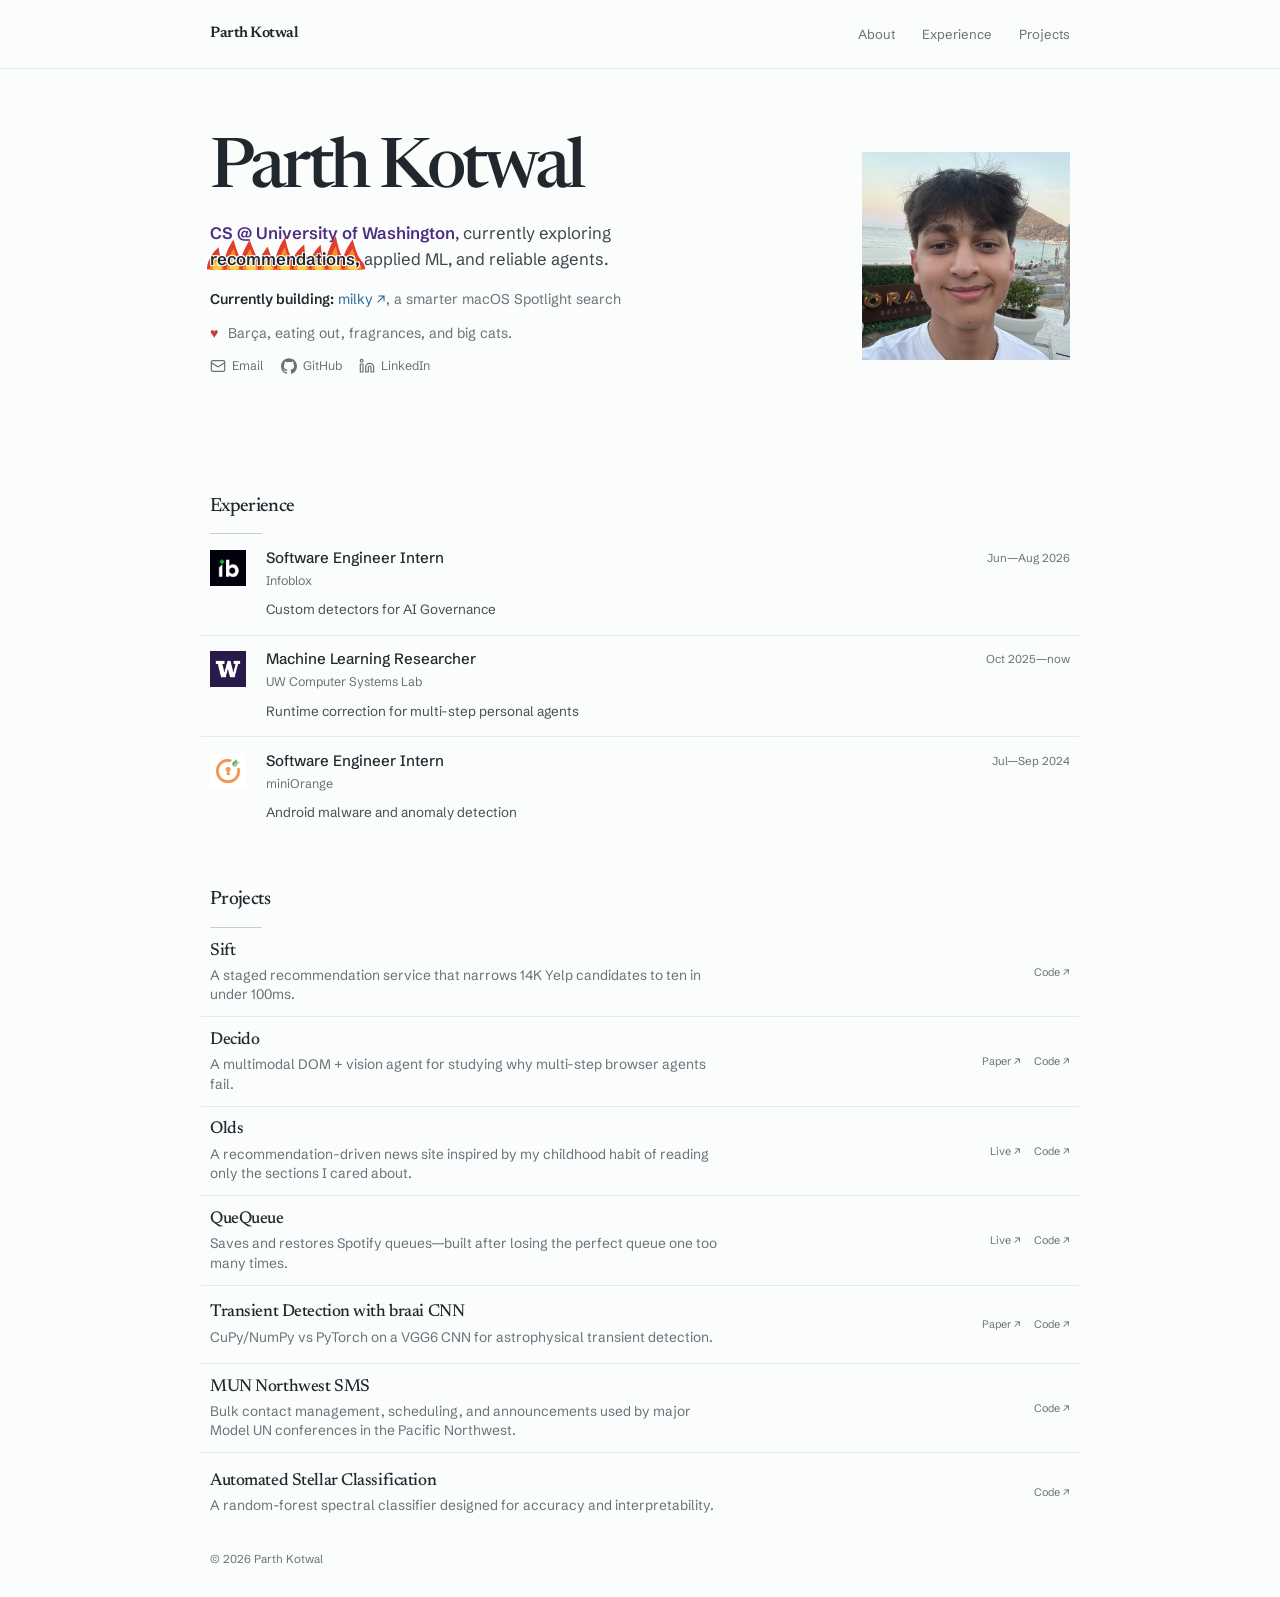
<file: index.html>
<!DOCTYPE html>
<html lang="en">
<head>
    <!-- Google tag (gtag.js) -->
    <script async src="https://www.googletagmanager.com/gtag/js?id=G-CFHDT3PS2L"></script>
    <script>
      window.dataLayer = window.dataLayer || [];
      function gtag(){dataLayer.push(arguments);}
      gtag('js', new Date());
      gtag('config', 'G-CFHDT3PS2L');
    </script>
    <meta charset="UTF-8">
    <meta name="viewport" content="width=device-width, initial-scale=1.0">
    <meta name="description" content="Parth Kotwal — Computer Science at the University of Washington, exploring recommendations, applied ML, and reliable agents.">
    <link rel="canonical" href="https://parthkotwal.github.io/">
    <link rel="alternate" type="text/markdown" href="https://parthkotwal.github.io/portfolio.md" title="Parth Kotwal portfolio in Markdown">
    <meta property="og:type" content="website">
    <meta property="og:url" content="https://parthkotwal.github.io/">
    <meta property="og:image" content="https://parthkotwal.github.io/assets/headshot.jpeg">
    <meta property="og:title" content="Parth Kotwal | Portfolio">
    <meta property="og:description" content="Computer Science at the University of Washington, exploring recommendations, applied ML, and reliable agents.">
    <meta name="google-site-verification" content="SK5qAjTas4qST5e6Gf-IcqtOwrXVS4PAndkJHELZr-A">
    <title>Parth Kotwal</title>
    <link rel="icon" type="image/png" sizes="32x32" href="/assets/chicken-favicon-32.png">
    <link rel="icon" type="image/png" sizes="16x16" href="/assets/chicken-favicon-16.png">
    <link rel="shortcut icon" type="image/x-icon" href="/assets/chicken-favicon.ico">
    <link rel="apple-touch-icon" sizes="180x180" href="/apple-touch-icon.png">
    <link rel="preconnect" href="https://fonts.googleapis.com">
    <link rel="preconnect" href="https://fonts.gstatic.com" crossorigin>
    <link href="https://fonts.googleapis.com/css2?family=Newsreader:opsz,wght@6..72,400;6..72,500;6..72,600&amp;family=Schibsted+Grotesk:wght@400;500;600&amp;display=swap" rel="stylesheet">
    <link rel="stylesheet" href="assets/home.css">
</head>
<body>
    <a class="skip-link" href="#main-content">Skip to content</a>

    <header class="site-header">
        <nav class="nav-shell" aria-label="Primary navigation">
            <a class="identity" href="#about" aria-label="Parth Kotwal, back to introduction">
                <span>Parth Kotwal</span>
            </a>
            <div class="nav-links">
                <a href="#about">About</a>
                <a href="#experience">Experience</a>
                <a href="#projects">Projects</a>
            </div>
        </nav>
    </header>

    <main id="main-content">
        <section id="about" class="intro" aria-labelledby="intro-title">
            <div class="intro-copy">
                <h1 id="intro-title">Parth Kotwal</h1>
                <p class="intro-lede">
                    <span class="uw">CS @ University of Washington</span>, currently exploring
                    <span class="fire-text" data-fire-text>recommendations,<span class="fire-layer" aria-hidden="true"></span></span> applied ML, and reliable agents.
                </p>

                <p class="building-line"><strong>Currently building:</strong> <a href="https://github.com/parthkotwal/milky" target="_blank" rel="noreferrer">milky ↗</a>, a smarter macOS Spotlight search</p>

                <!-- Animation ideas for the interests stay intentionally deferred. -->
                <p class="personal-line"><span aria-hidden="true">♥</span> Barça, eating out, fragrances, and big cats.</p>

                <div class="contact-links" aria-label="Contact and profiles">
                    <a href="mailto:pkotwal@uw.edu">
                        <svg viewBox="0 0 24 24" aria-hidden="true"><rect width="20" height="16" x="2" y="4" rx="2"></rect><path d="m22 7-8.97 5.7a1.94 1.94 0 0 1-2.06 0L2 7"></path></svg>
                        <span>Email</span>
                    </a>
                    <a href="https://github.com/parthkotwal/" target="_blank" rel="noreferrer">
                        <svg class="fill-icon" viewBox="0 0 24 24" aria-hidden="true"><path d="M12 .297c-6.63 0-12 5.373-12 12 0 5.303 3.438 9.8 8.205 11.385.6.113.82-.258.82-.577 0-.285-.01-1.04-.015-2.04-3.338.724-4.042-1.61-4.042-1.61C4.422 18.07 3.633 17.7 3.633 17.7c-1.087-.744.084-.729.084-.729 1.205.084 1.838 1.236 1.838 1.236 1.07 1.835 2.809 1.305 3.495.998.108-.776.417-1.305.76-1.605-2.665-.3-5.466-1.332-5.466-5.93 0-1.31.465-2.38 1.235-3.22-.135-.303-.54-1.523.105-3.176 0 0 1.005-.322 3.3 1.23.96-.267 1.98-.399 3-.405 1.02.006 2.04.138 3 .405 2.28-1.552 3.285-1.23 3.285-1.23.645 1.653.24 2.873.12 3.176.765.84 1.23 1.91 1.23 3.22 0 4.61-2.805 5.625-5.475 5.92.42.36.81 1.096.81 2.22 0 1.606-.015 2.896-.015 3.286 0 .315.21.69.825.57C20.565 22.092 24 17.592 24 12.297c0-6.627-5.373-12-12-12"></path></svg>
                        <span>GitHub</span>
                    </a>
                    <a href="https://www.linkedin.com/in/parthkotwal/" target="_blank" rel="noreferrer">
                        <svg viewBox="0 0 24 24" aria-hidden="true"><path d="M16 8a6 6 0 0 1 6 6v7h-4v-7a2 2 0 0 0-2-2 2 2 0 0 0-2 2v7h-4v-7a6 6 0 0 1 6-6z"></path><rect width="4" height="12" x="2" y="9"></rect><circle cx="4" cy="4" r="2"></circle></svg>
                        <span>LinkedIn</span>
                    </a>
                </div>
            </div>

            <figure class="portrait-wrap">
                <img src="assets/headshot.jpeg" alt="Parth Kotwal" width="240" height="240" decoding="async">
            </figure>
        </section>

        <section id="experience" class="section-block" aria-labelledby="experience-title">
            <div class="section-heading"><h2 id="experience-title">Experience</h2></div>
            <ol class="work-list">
                <li class="work-row">
                    <img class="work-logo" src="assets/infoblox.jpeg" alt="" width="36" height="36" loading="lazy" decoding="async">
                    <div class="work-copy"><h3>Software Engineer Intern</h3><p class="work-company">Infoblox</p><p class="work-description">Custom detectors for AI Governance</p></div>
                    <time datetime="2026-06/2026-08">Jun—Aug 2026</time>
                </li>
                <li class="work-row">
                    <img class="work-logo" src="assets/uw.jpeg" alt="" width="36" height="36" loading="lazy" decoding="async">
                    <div class="work-copy"><h3>Machine Learning Researcher</h3><p class="work-company">UW Computer Systems Lab</p><p class="work-description">Runtime correction for multi-step personal agents</p></div>
                    <time datetime="2025-10">Oct 2025—now</time>
                </li>
                <li class="work-row">
                    <img class="work-logo" src="assets/miniorange.jpeg" alt="" width="36" height="36" loading="lazy" decoding="async">
                    <div class="work-copy"><h3>Software Engineer Intern</h3><p class="work-company">miniOrange</p><p class="work-description">Android malware and anomaly detection</p></div>
                    <time datetime="2024-07/2024-09">Jul—Sep 2024</time>
                </li>
            </ol>
        </section>

        <section id="projects" class="section-block" aria-labelledby="projects-title">
            <div class="section-heading"><h2 id="projects-title">Projects</h2></div>
            <div class="project-list">
                <article class="project-row">
                    <a class="project-main" href="sift/"><h3>Sift</h3><p>A staged recommendation service that narrows 14K Yelp candidates to ten in under 100ms.</p></a>
                    <div class="project-actions"><a href="https://github.com/parthkotwal/sift" target="_blank" rel="noreferrer">Code ↗</a></div>
                </article>
                <article class="project-row">
                    <a class="project-main" href="decido/"><h3>Decido</h3><p>A multimodal DOM + vision agent for studying why multi-step browser agents fail.</p></a>
                    <div class="project-actions"><a href="https://arxiv.org/abs/2604.08516" target="_blank" rel="noreferrer">Paper ↗</a><a href="https://github.com/parthkotwal/decido" target="_blank" rel="noreferrer">Code ↗</a></div>
                </article>
                <article class="project-row">
                    <a class="project-main" href="olds/"><h3>Olds</h3><p>A recommendation-driven news site inspired by my childhood habit of reading only the sections I cared about.</p></a>
                    <div class="project-actions"><a href="https://readolds.fyi" target="_blank" rel="noreferrer">Live ↗</a><a href="https://github.com/parthkotwal/olds" target="_blank" rel="noreferrer">Code ↗</a></div>
                </article>
                <article class="project-row">
                    <a class="project-main" href="quequeue/"><h3>QueQueue</h3><p>Saves and restores Spotify queues—built after losing the perfect queue one too many times.</p></a>
                    <div class="project-actions"><a href="https://quequeue.app" target="_blank" rel="noreferrer">Live ↗</a><a href="https://github.com/parthkotwal/quequeue" target="_blank" rel="noreferrer">Code ↗</a></div>
                </article>
                <article class="project-row">
                    <a class="project-main" href="braai-cnn/"><h3>Transient Detection with braai CNN</h3><p>CuPy/NumPy vs PyTorch on a VGG6 CNN for astrophysical transient detection.</p></a>
                    <div class="project-actions"><a href="https://arxiv.org/abs/1907.11259" target="_blank" rel="noreferrer">Paper ↗</a><a href="https://github.com/parthkotwal/braai-cnn" target="_blank" rel="noreferrer">Code ↗</a></div>
                </article>
                <article class="project-row">
                    <a class="project-main" href="sms/"><h3>MUN Northwest SMS</h3><p>Bulk contact management, scheduling, and announcements used by major Model UN conferences in the Pacific Northwest.</p></a>
                    <div class="project-actions"><a href="https://github.com/parthkotwal/munnorthwest_sms" target="_blank" rel="noreferrer">Code ↗</a></div>
                </article>
                <article class="project-row">
                    <a class="project-main" href="star-class-forest/"><h3>Automated Stellar Classification</h3><p>A random-forest spectral classifier designed for accuracy and interpretability.</p></a>
                    <div class="project-actions"><a href="https://github.com/parthkotwal/Star-Class-Forest" target="_blank" rel="noreferrer">Code ↗</a></div>
                </article>
            </div>
        </section>

    </main>

    <footer>
        <p>© 2026 Parth Kotwal</p>
    </footer>
    <script src="assets/home.js"></script>
</body>
</html>
</file>
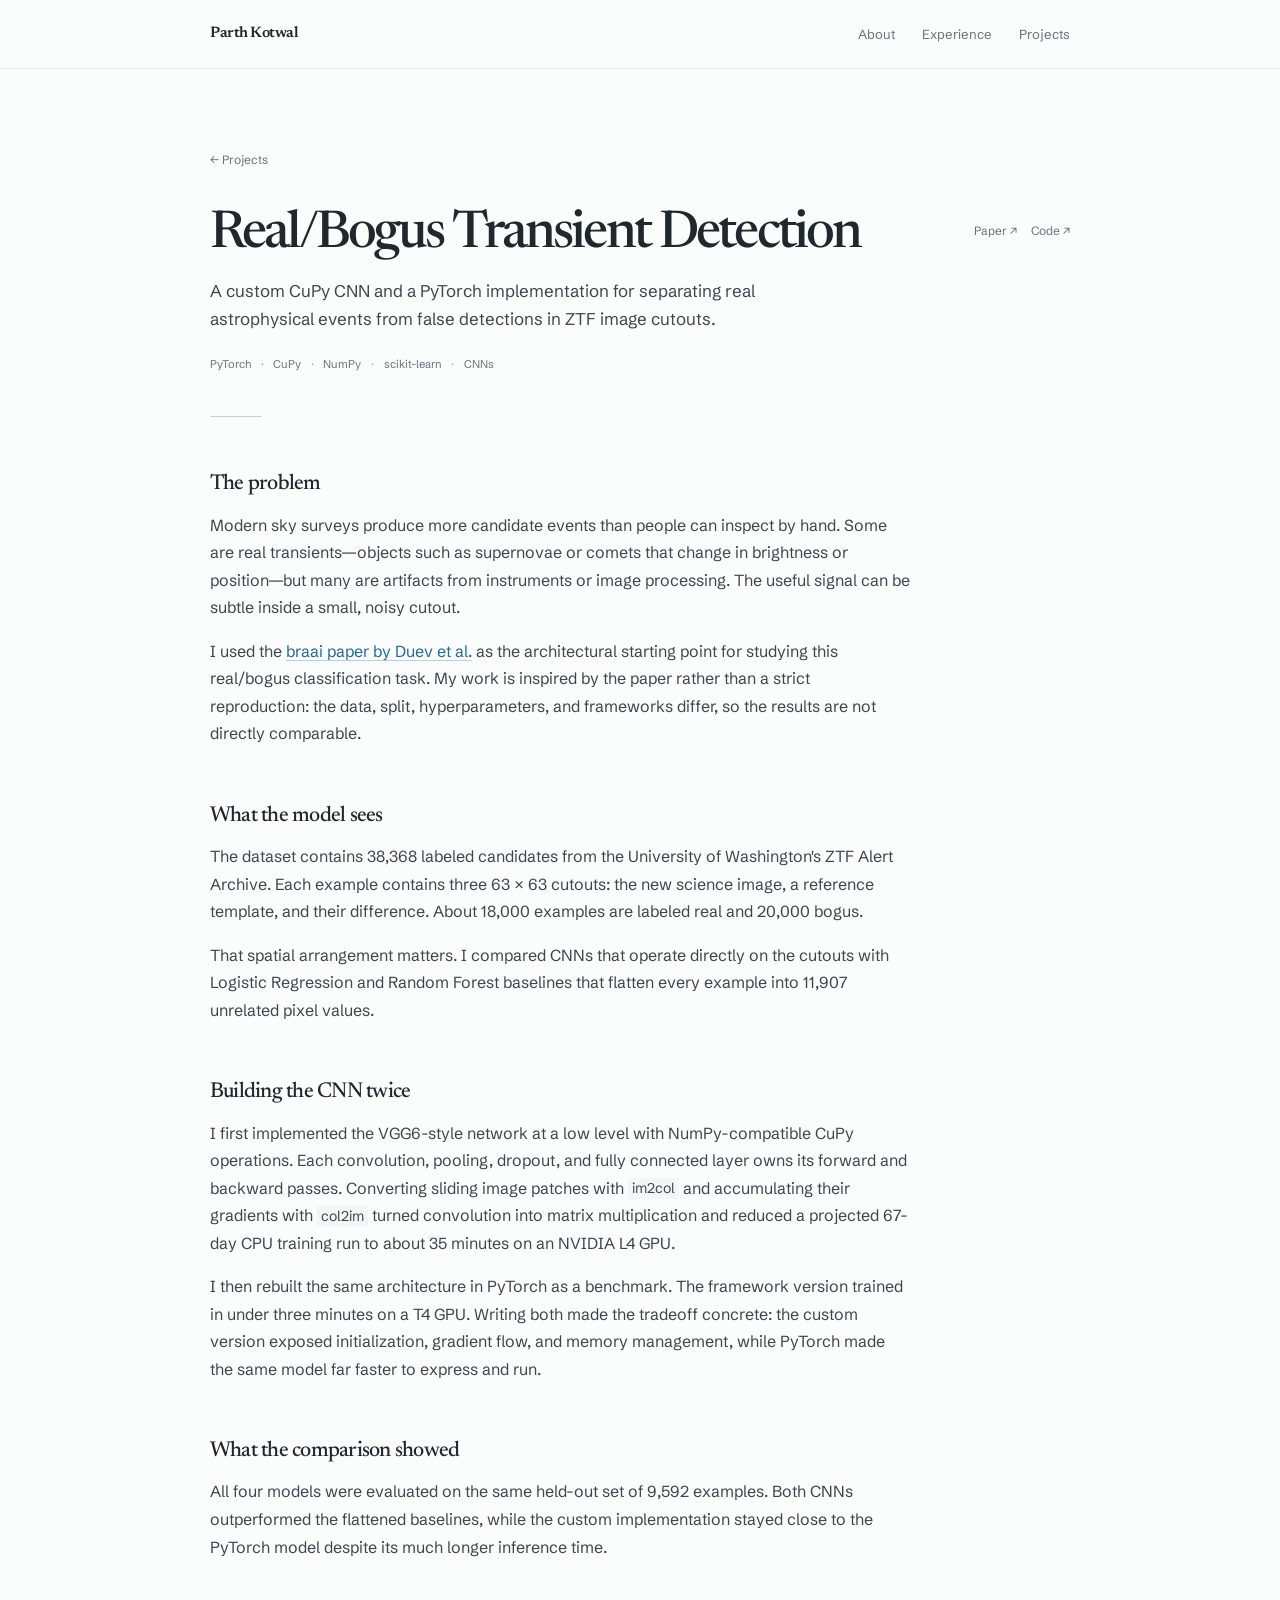
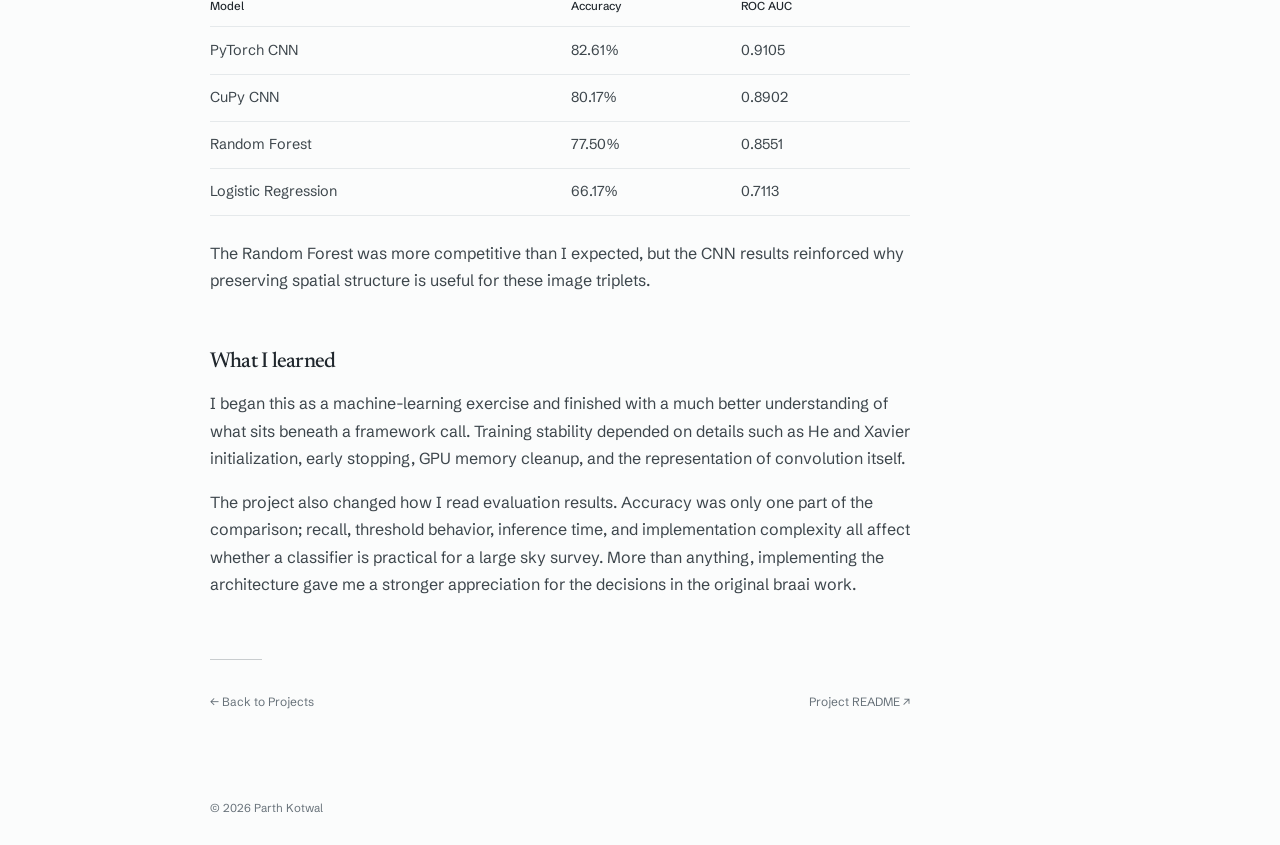
<file: braai-cnn/index.html>
<!DOCTYPE html>
<html lang="en">
<head>
    <!-- Google tag (gtag.js) -->
    <script async src="https://www.googletagmanager.com/gtag/js?id=G-CFHDT3PS2L"></script>
    <script>
      window.dataLayer = window.dataLayer || [];
      function gtag(){dataLayer.push(arguments);}
      gtag('js', new Date());
      gtag('config', 'G-CFHDT3PS2L');
    </script>
    <meta charset="UTF-8">
    <meta name="viewport" content="width=device-width, initial-scale=1.0">
    <meta name="description" content="Parth Kotwal's comparison of custom CuPy and PyTorch CNNs for real/bogus transient detection in ZTF imaging data.">
    <meta property="og:title" content="Real/Bogus Transient Detection | Parth Kotwal">
    <meta property="og:description" content="Implementing and comparing CNNs for real/bogus classification in ZTF imaging data.">
    <meta property="og:type" content="article">
    <meta property="og:url" content="https://parthkotwal.github.io/braai-cnn/">
    <link rel="canonical" href="https://parthkotwal.github.io/braai-cnn/">
    <title>Real/Bogus Transient Detection | Parth Kotwal</title>
    <link rel="icon" type="image/png" sizes="32x32" href="/assets/chicken-favicon-32.png">
    <link rel="icon" type="image/png" sizes="16x16" href="/assets/chicken-favicon-16.png">
    <link rel="shortcut icon" type="image/x-icon" href="/assets/chicken-favicon.ico">
    <link rel="apple-touch-icon" sizes="180x180" href="/apple-touch-icon.png">
    <link rel="preconnect" href="https://fonts.googleapis.com">
    <link rel="preconnect" href="https://fonts.gstatic.com" crossorigin>
    <link href="https://fonts.googleapis.com/css2?family=Newsreader:opsz,wght@6..72,400;6..72,500;6..72,600&amp;family=Schibsted+Grotesk:wght@400;500;600&amp;display=swap" rel="stylesheet">
    <link rel="stylesheet" href="../assets/project.css?v=20260904">
</head>
<body>
    <a class="skip-link" href="#project-note">Skip to project</a>
    <header class="site-header">
        <nav class="nav-shell" aria-label="Primary navigation">
            <a class="identity" href="../">Parth Kotwal</a>
            <div class="nav-links"><a href="../#about">About</a><a href="../#experience">Experience</a><a href="../#projects">Projects</a></div>
        </nav>
    </header>

    <main id="project-note" class="project-shell">
        <a class="back-link" href="../#projects">← Projects</a>
        <article>
            <header class="project-hero">
                <div class="project-title-row">
                    <div><h1 class="long-title">Real/Bogus Transient Detection</h1><p class="project-deck">A custom CuPy CNN and a PyTorch implementation for separating real astrophysical events from false detections in ZTF image cutouts.</p></div>
                    <div class="project-actions"><a href="https://arxiv.org/abs/1907.11259" target="_blank" rel="noopener noreferrer">Paper ↗</a><a href="https://github.com/parthkotwal/braai-cnn" target="_blank" rel="noopener noreferrer">Code ↗</a></div>
                </div>
                <ul class="project-tech" aria-label="Technologies used"><li>PyTorch</li><li>CuPy</li><li>NumPy</li><li>scikit-learn</li><li>CNNs</li></ul>
            </header>

            <div class="project-copy">
                <section aria-labelledby="why-heading">
                    <h2 id="why-heading">The problem</h2>
                    <p>Modern sky surveys produce more candidate events than people can inspect by hand. Some are real transients—objects such as supernovae or comets that change in brightness or position—but many are artifacts from instruments or image processing. The useful signal can be subtle inside a small, noisy cutout.</p>
                    <p>I used the <a href="https://arxiv.org/abs/1907.11259" target="_blank" rel="noopener noreferrer">braai paper by Duev et al.</a> as the architectural starting point for studying this real/bogus classification task. My work is inspired by the paper rather than a strict reproduction: the data, split, hyperparameters, and frameworks differ, so the results are not directly comparable.</p>
                </section>

                <section aria-labelledby="data-heading">
                    <h2 id="data-heading">What the model sees</h2>
                    <p>The dataset contains 38,368 labeled candidates from the University of Washington's ZTF Alert Archive. Each example contains three 63 × 63 cutouts: the new science image, a reference template, and their difference. About 18,000 examples are labeled real and 20,000 bogus.</p>
                    <p>That spatial arrangement matters. I compared CNNs that operate directly on the cutouts with Logistic Regression and Random Forest baselines that flatten every example into 11,907 unrelated pixel values.</p>
                </section>

                <section aria-labelledby="twice-heading">
                    <h2 id="twice-heading">Building the CNN twice</h2>
                    <p>I first implemented the VGG6-style network at a low level with NumPy-compatible CuPy operations. Each convolution, pooling, dropout, and fully connected layer owns its forward and backward passes. Converting sliding image patches with <code>im2col</code> and accumulating their gradients with <code>col2im</code> turned convolution into matrix multiplication and reduced a projected 67-day CPU training run to about 35 minutes on an NVIDIA L4 GPU.</p>
                    <p>I then rebuilt the same architecture in PyTorch as a benchmark. The framework version trained in under three minutes on a T4 GPU. Writing both made the tradeoff concrete: the custom version exposed initialization, gradient flow, and memory management, while PyTorch made the same model far faster to express and run.</p>
                </section>

                <section aria-labelledby="results-heading">
                    <h2 id="results-heading">What the comparison showed</h2>
                    <p>All four models were evaluated on the same held-out set of 9,592 examples. Both CNNs outperformed the flattened baselines, while the custom implementation stayed close to the PyTorch model despite its much longer inference time.</p>

                    <div class="table-wrap">
                        <table aria-label="Model evaluation results">
                            <thead>
                                <tr>
                                    <th scope="col">Model</th>
                                    <th scope="col">Accuracy</th>
                                    <th scope="col">ROC AUC</th>
                                </tr>
                            </thead>
                            <tbody>
                                <tr>
                                    <td>PyTorch CNN</td>
                                    <td>82.61%</td>
                                    <td>0.9105</td>
                                </tr>
                                <tr>
                                    <td>CuPy CNN</td>
                                    <td>80.17%</td>
                                    <td>0.8902</td>
                                </tr>
                                <tr>
                                    <td>Random Forest</td>
                                    <td>77.50%</td>
                                    <td>0.8551</td>
                                </tr>
                                <tr>
                                    <td>Logistic Regression</td>
                                    <td>66.17%</td>
                                    <td>0.7113</td>
                                </tr>
                            </tbody>
                        </table>
                    </div>

                    <p>The Random Forest was more competitive than I expected, but the CNN results reinforced why preserving spatial structure is useful for these image triplets.</p>
                </section>

                <section aria-labelledby="learned-heading">
                    <h2 id="learned-heading">What I learned</h2>
                    <p>I began this as a machine-learning exercise and finished with a much better understanding of what sits beneath a framework call. Training stability depended on details such as He and Xavier initialization, early stopping, GPU memory cleanup, and the representation of convolution itself.</p>
                    <p>The project also changed how I read evaluation results. Accuracy was only one part of the comparison; recall, threshold behavior, inference time, and implementation complexity all affect whether a classifier is practical for a large sky survey. More than anything, implementing the architecture gave me a stronger appreciation for the decisions in the original braai work.</p>
                </section>
            </div>

            <footer class="project-footer"><a href="../#projects">← Back to Projects</a><a href="https://github.com/parthkotwal/braai-cnn#readme" target="_blank" rel="noopener noreferrer">Project README ↗</a></footer>
        </article>
    </main>
    <footer class="site-footer"><p>© 2026 Parth Kotwal</p></footer>
</body>
</html>
</file>
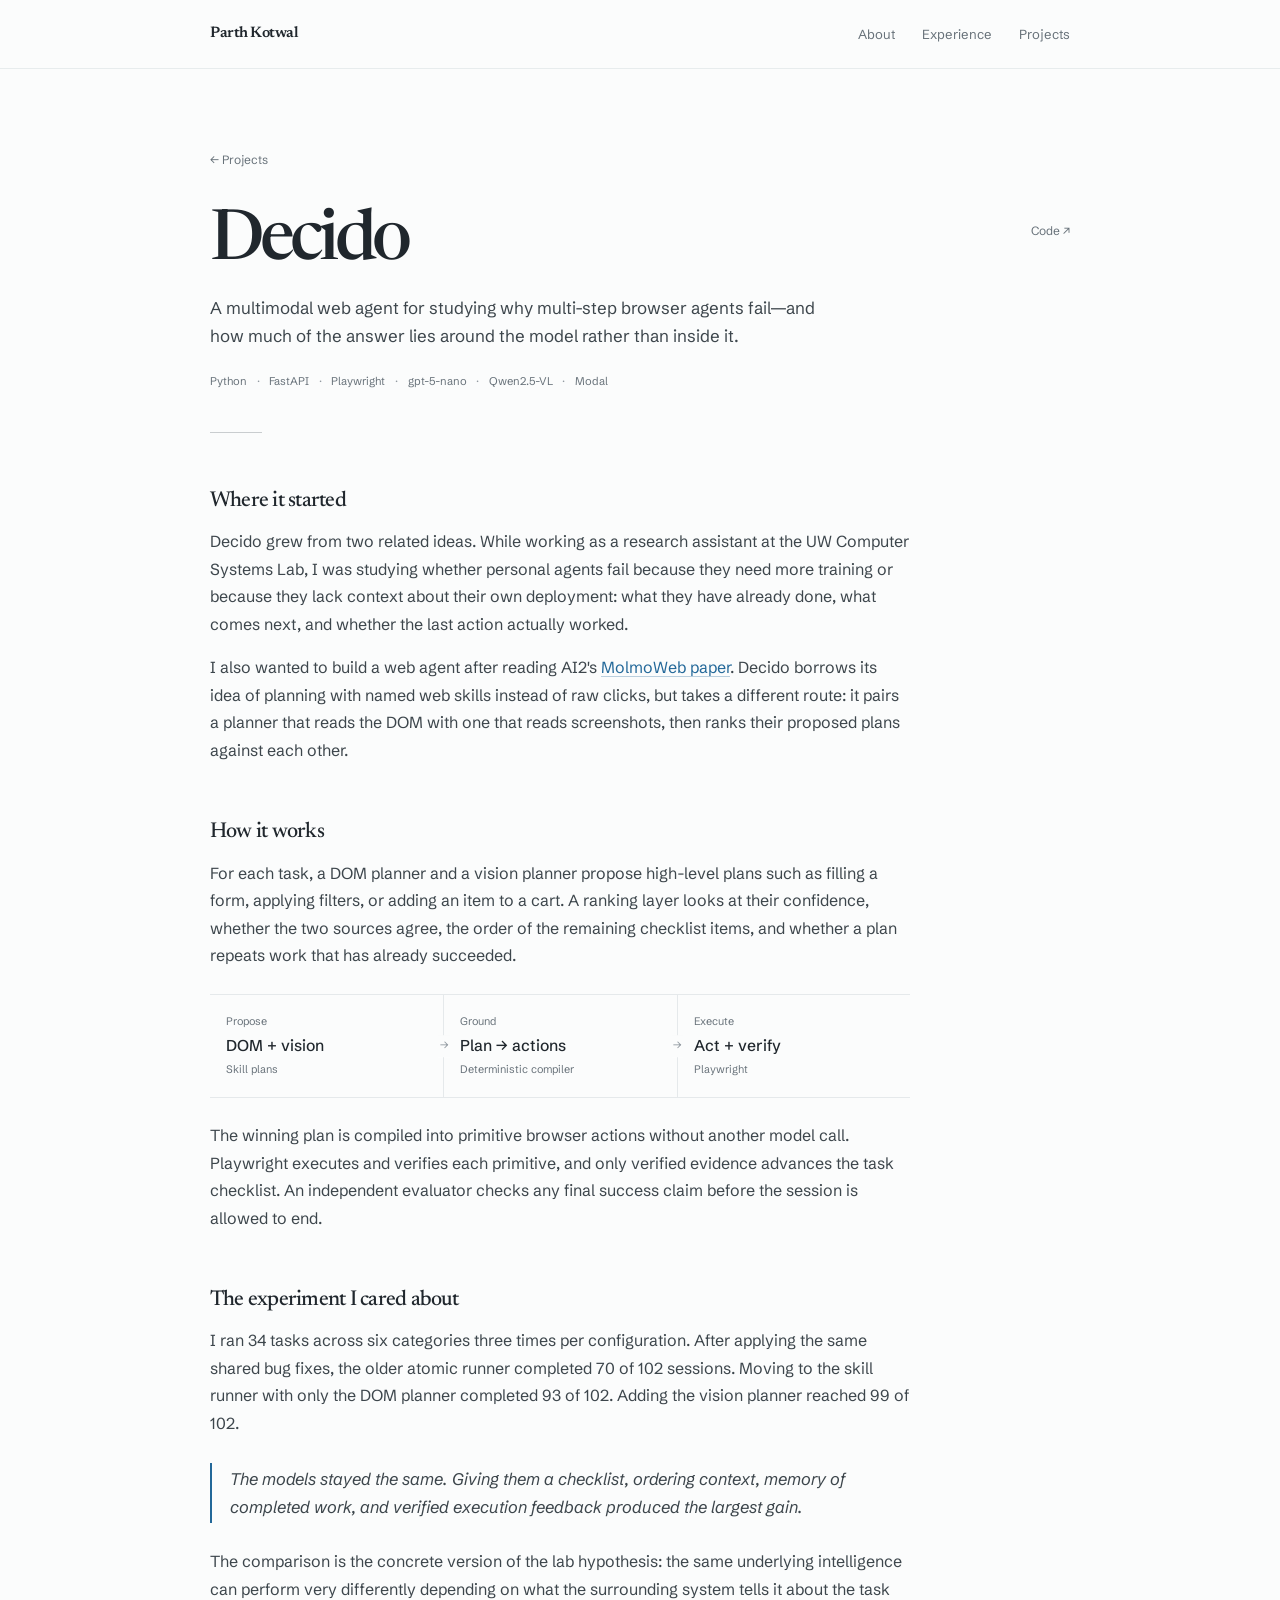
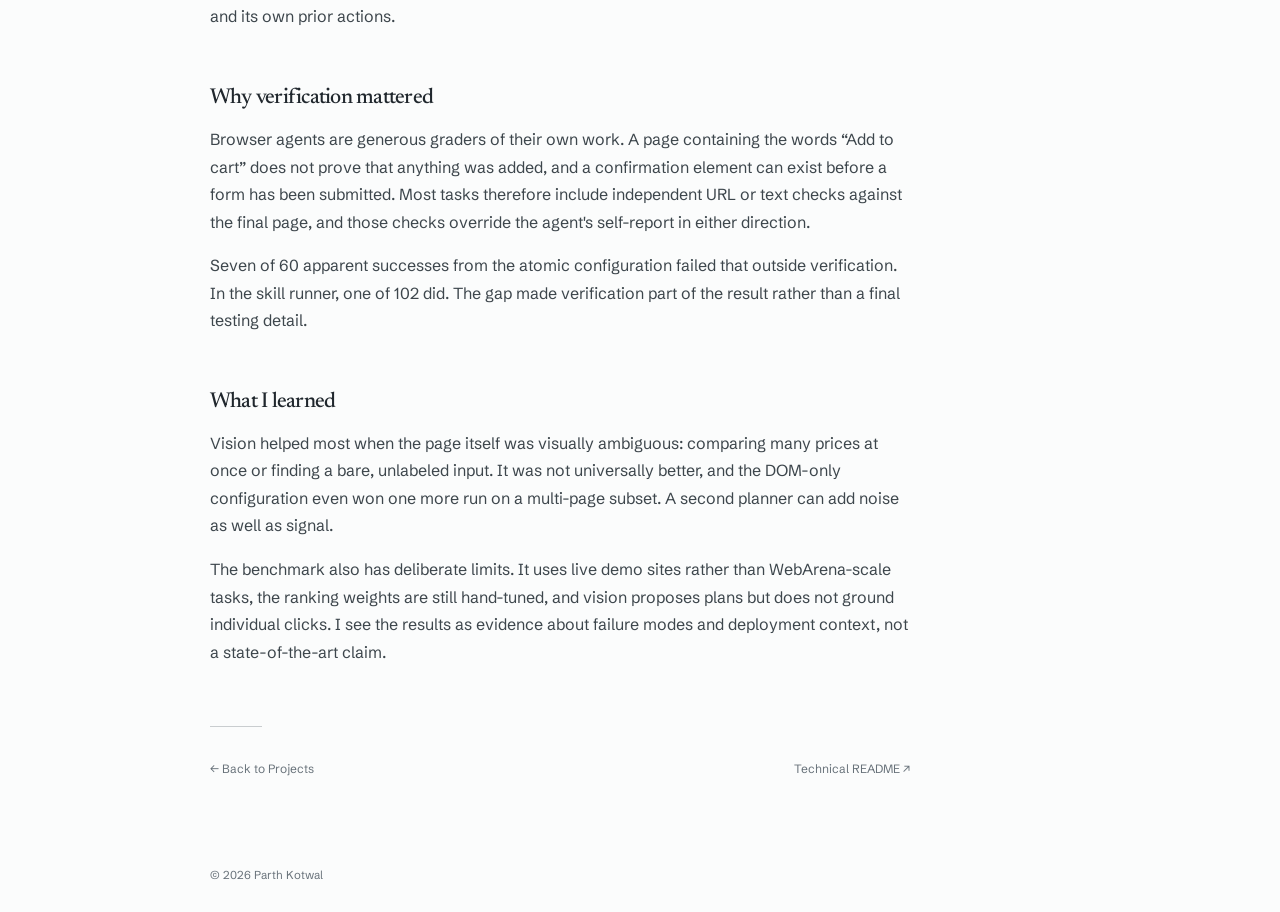
<file: decido/index.html>
<!DOCTYPE html>
<html lang="en">
<head>
    <!-- Google tag (gtag.js) -->
    <script async src="https://www.googletagmanager.com/gtag/js?id=G-CFHDT3PS2L"></script>
    <script>
      window.dataLayer = window.dataLayer || [];
      function gtag(){dataLayer.push(arguments);}
      gtag('js', new Date());
      gtag('config', 'G-CFHDT3PS2L');
    </script>
    <meta charset="UTF-8">
    <meta name="viewport" content="width=device-width, initial-scale=1.0">
    <meta name="description" content="Decido is Parth Kotwal's multimodal web agent for studying how planning structure, execution context, and verification affect multi-step browser tasks.">
    <meta property="og:title" content="Decido | Parth Kotwal">
    <meta property="og:description" content="A multimodal web agent built to study why multi-step browser agents fail.">
    <meta property="og:type" content="article">
    <meta property="og:url" content="https://parthkotwal.github.io/decido/">
    <link rel="canonical" href="https://parthkotwal.github.io/decido/">
    <title>Decido | Parth Kotwal</title>
    <link rel="icon" type="image/png" sizes="32x32" href="/assets/chicken-favicon-32.png">
    <link rel="icon" type="image/png" sizes="16x16" href="/assets/chicken-favicon-16.png">
    <link rel="shortcut icon" type="image/x-icon" href="/assets/chicken-favicon.ico">
    <link rel="apple-touch-icon" sizes="180x180" href="/apple-touch-icon.png">
    <link rel="preconnect" href="https://fonts.googleapis.com">
    <link rel="preconnect" href="https://fonts.gstatic.com" crossorigin>
    <link href="https://fonts.googleapis.com/css2?family=Newsreader:opsz,wght@6..72,400;6..72,500;6..72,600&amp;family=Schibsted+Grotesk:wght@400;500;600&amp;display=swap" rel="stylesheet">
    <link rel="stylesheet" href="../assets/project.css?v=20260904">
</head>
<body>
    <a class="skip-link" href="#project-note">Skip to project</a>
    <header class="site-header">
        <nav class="nav-shell" aria-label="Primary navigation">
            <a class="identity" href="../">Parth Kotwal</a>
            <div class="nav-links"><a href="../#about">About</a><a href="../#experience">Experience</a><a href="../#projects">Projects</a></div>
        </nav>
    </header>

    <main id="project-note" class="project-shell">
        <a class="back-link" href="../#projects">← Projects</a>
        <article>
            <header class="project-hero">
                <div class="project-title-row">
                    <div><h1>Decido</h1><p class="project-deck">A multimodal web agent for studying why multi-step browser agents fail—and how much of the answer lies around the model rather than inside it.</p></div>
                    <div class="project-actions"><a href="https://github.com/parthkotwal/decido" target="_blank" rel="noopener noreferrer">Code ↗</a></div>
                </div>
                <ul class="project-tech" aria-label="Technologies used"><li>Python</li><li>FastAPI</li><li>Playwright</li><li>gpt-5-nano</li><li>Qwen2.5-VL</li><li>Modal</li></ul>
            </header>

            <div class="project-copy">
                <section aria-labelledby="origin-heading">
                    <h2 id="origin-heading">Where it started</h2>
                    <p>Decido grew from two related ideas. While working as a research assistant at the UW Computer Systems Lab, I was studying whether personal agents fail because they need more training or because they lack context about their own deployment: what they have already done, what comes next, and whether the last action actually worked.</p>
                    <p>I also wanted to build a web agent after reading AI2's <a href="https://arxiv.org/abs/2604.08516" target="_blank" rel="noopener noreferrer">MolmoWeb paper</a>. Decido borrows its idea of planning with named web skills instead of raw clicks, but takes a different route: it pairs a planner that reads the DOM with one that reads screenshots, then ranks their proposed plans against each other.</p>
                </section>

                <section aria-labelledby="works-heading">
                    <h2 id="works-heading">How it works</h2>
                    <p>For each task, a DOM planner and a vision planner propose high-level plans such as filling a form, applying filters, or adding an item to a cart. A ranking layer looks at their confidence, whether the two sources agree, the order of the remaining checklist items, and whether a plan repeats work that has already succeeded.</p>
                    <div class="project-flow" aria-label="Decido browser-agent loop">
                        <div class="project-flow-step"><span>Propose</span><strong>DOM + vision</strong><small>Skill plans</small></div>
                        <div class="project-flow-step"><span>Ground</span><strong>Plan → actions</strong><small>Deterministic compiler</small></div>
                        <div class="project-flow-step"><span>Execute</span><strong>Act + verify</strong><small>Playwright</small></div>
                    </div>
                    <p>The winning plan is compiled into primitive browser actions without another model call. Playwright executes and verifies each primitive, and only verified evidence advances the task checklist. An independent evaluator checks any final success claim before the session is allowed to end.</p>
                </section>

                <section aria-labelledby="experiment-heading">
                    <h2 id="experiment-heading">The experiment I cared about</h2>
                    <p>I ran 34 tasks across six categories three times per configuration. After applying the same shared bug fixes, the older atomic runner completed 70 of 102 sessions. Moving to the skill runner with only the DOM planner completed 93 of 102. Adding the vision planner reached 99 of 102.</p>
                    <blockquote>The models stayed the same. Giving them a checklist, ordering context, memory of completed work, and verified execution feedback produced the largest gain.</blockquote>
                    <p>The comparison is the concrete version of the lab hypothesis: the same underlying intelligence can perform very differently depending on what the surrounding system tells it about the task and its own prior actions.</p>
                </section>

                <section aria-labelledby="verification-heading">
                    <h2 id="verification-heading">Why verification mattered</h2>
                    <p>Browser agents are generous graders of their own work. A page containing the words “Add to cart” does not prove that anything was added, and a confirmation element can exist before a form has been submitted. Most tasks therefore include independent URL or text checks against the final page, and those checks override the agent's self-report in either direction.</p>
                    <p>Seven of 60 apparent successes from the atomic configuration failed that outside verification. In the skill runner, one of 102 did. The gap made verification part of the result rather than a final testing detail.</p>
                </section>

                <section aria-labelledby="learned-heading">
                    <h2 id="learned-heading">What I learned</h2>
                    <p>Vision helped most when the page itself was visually ambiguous: comparing many prices at once or finding a bare, unlabeled input. It was not universally better, and the DOM-only configuration even won one more run on a multi-page subset. A second planner can add noise as well as signal.</p>
                    <p>The benchmark also has deliberate limits. It uses live demo sites rather than WebArena-scale tasks, the ranking weights are still hand-tuned, and vision proposes plans but does not ground individual clicks. I see the results as evidence about failure modes and deployment context, not a state-of-the-art claim.</p>
                </section>
            </div>

            <footer class="project-footer"><a href="../#projects">← Back to Projects</a><a href="https://github.com/parthkotwal/decido#readme" target="_blank" rel="noopener noreferrer">Technical README ↗</a></footer>
        </article>
    </main>
    <footer class="site-footer"><p>© 2026 Parth Kotwal</p></footer>
</body>
</html>
</file>
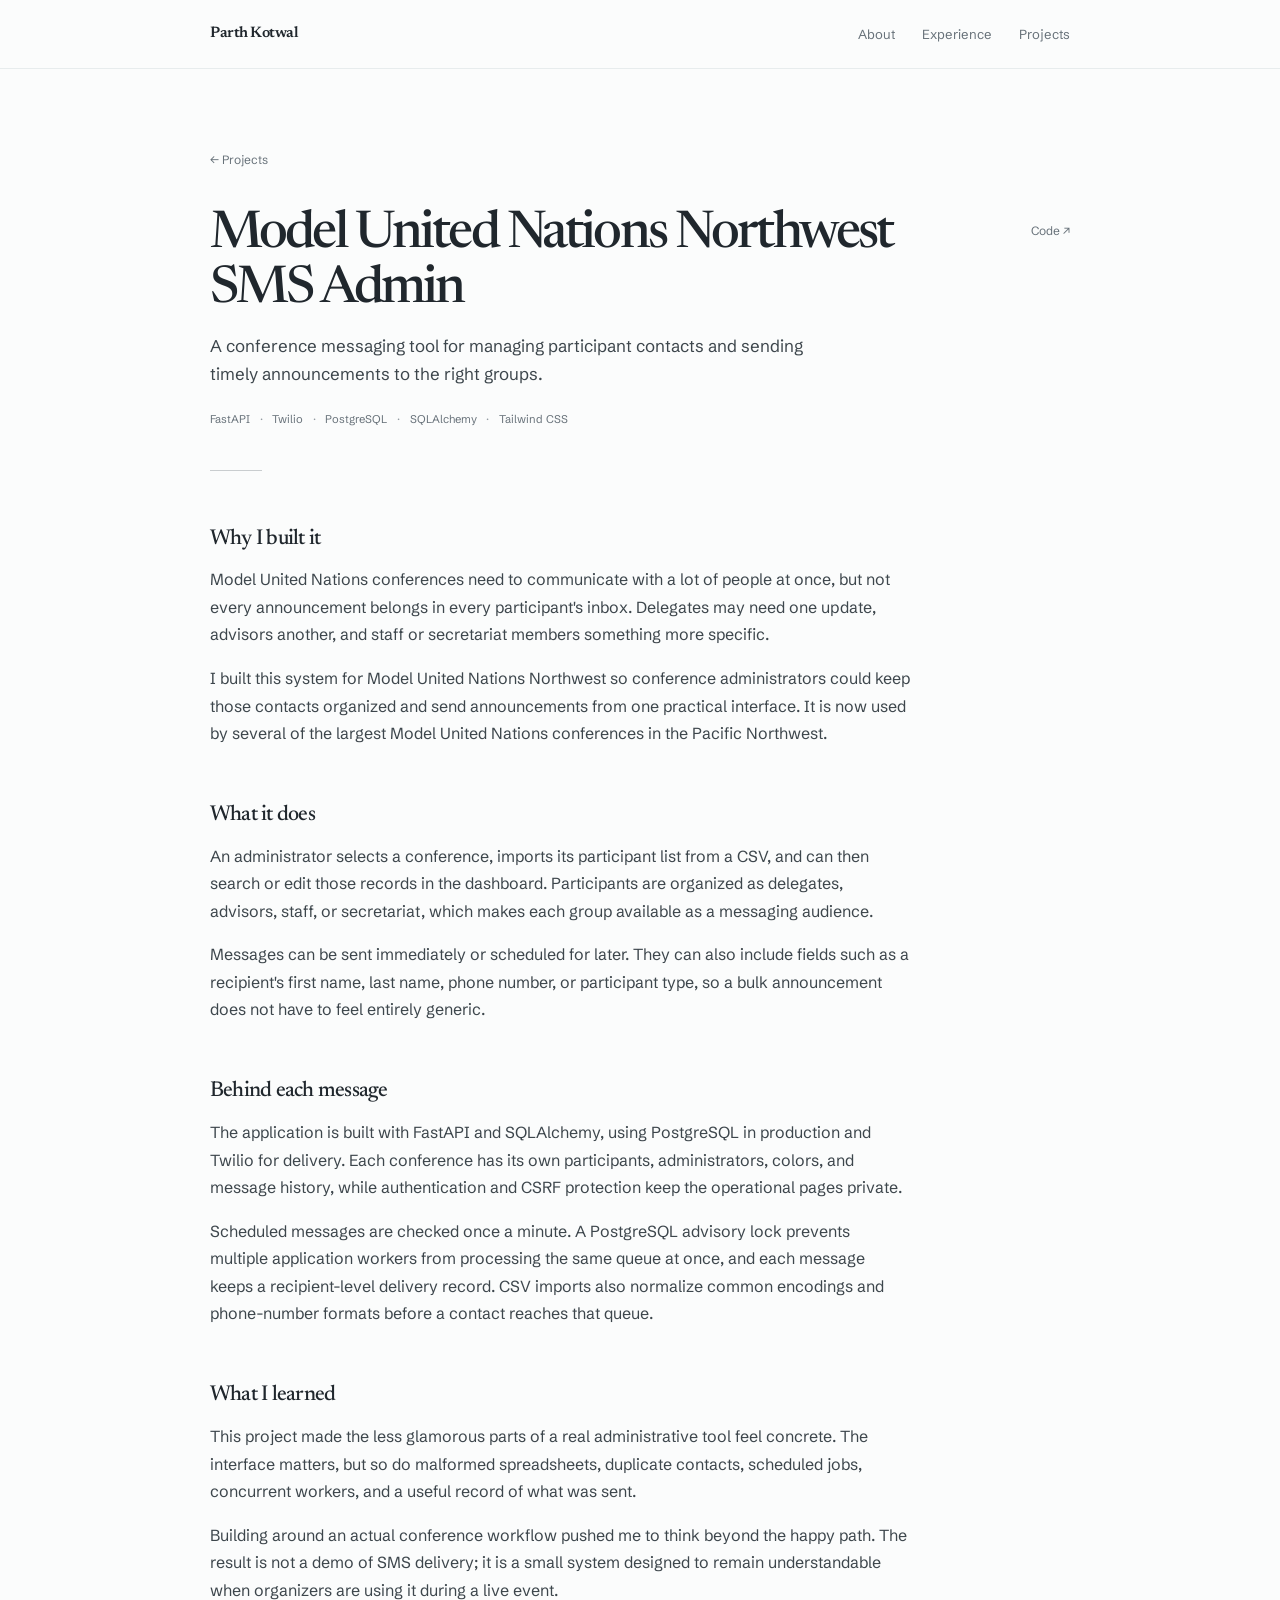
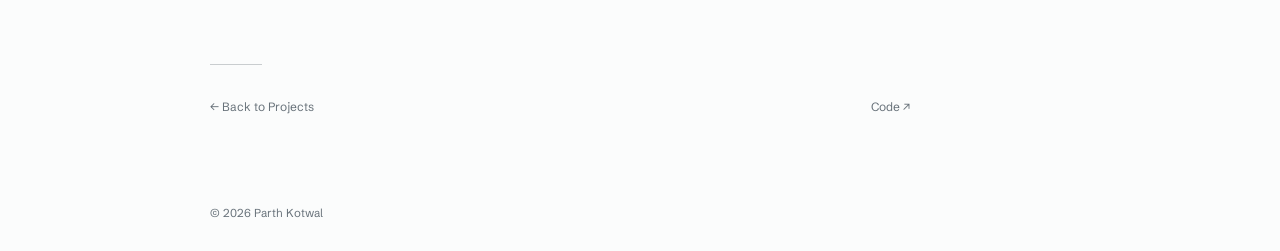
<file: munnorthwest-sms/index.html>
<!DOCTYPE html>
<html lang="en">
<head>
    <!-- Google tag (gtag.js) -->
    <script async src="https://www.googletagmanager.com/gtag/js?id=G-CFHDT3PS2L"></script>
    <script>
      window.dataLayer = window.dataLayer || [];
      function gtag(){dataLayer.push(arguments);}
      gtag('js', new Date());
      gtag('config', 'G-CFHDT3PS2L');
    </script>
    <meta charset="UTF-8">
    <meta name="viewport" content="width=device-width, initial-scale=1.0">
    <meta http-equiv="refresh" content="0; url=../sms/">
    <meta name="robots" content="noindex">
    <link rel="canonical" href="https://parthkotwal.github.io/sms/">
    <title>Project moved | Parth Kotwal</title>
</head>
<body>
    <p>This project page has moved to <a href="../sms/">parthkotwal.github.io/sms/</a>.</p>
</body>
</html>
</file>
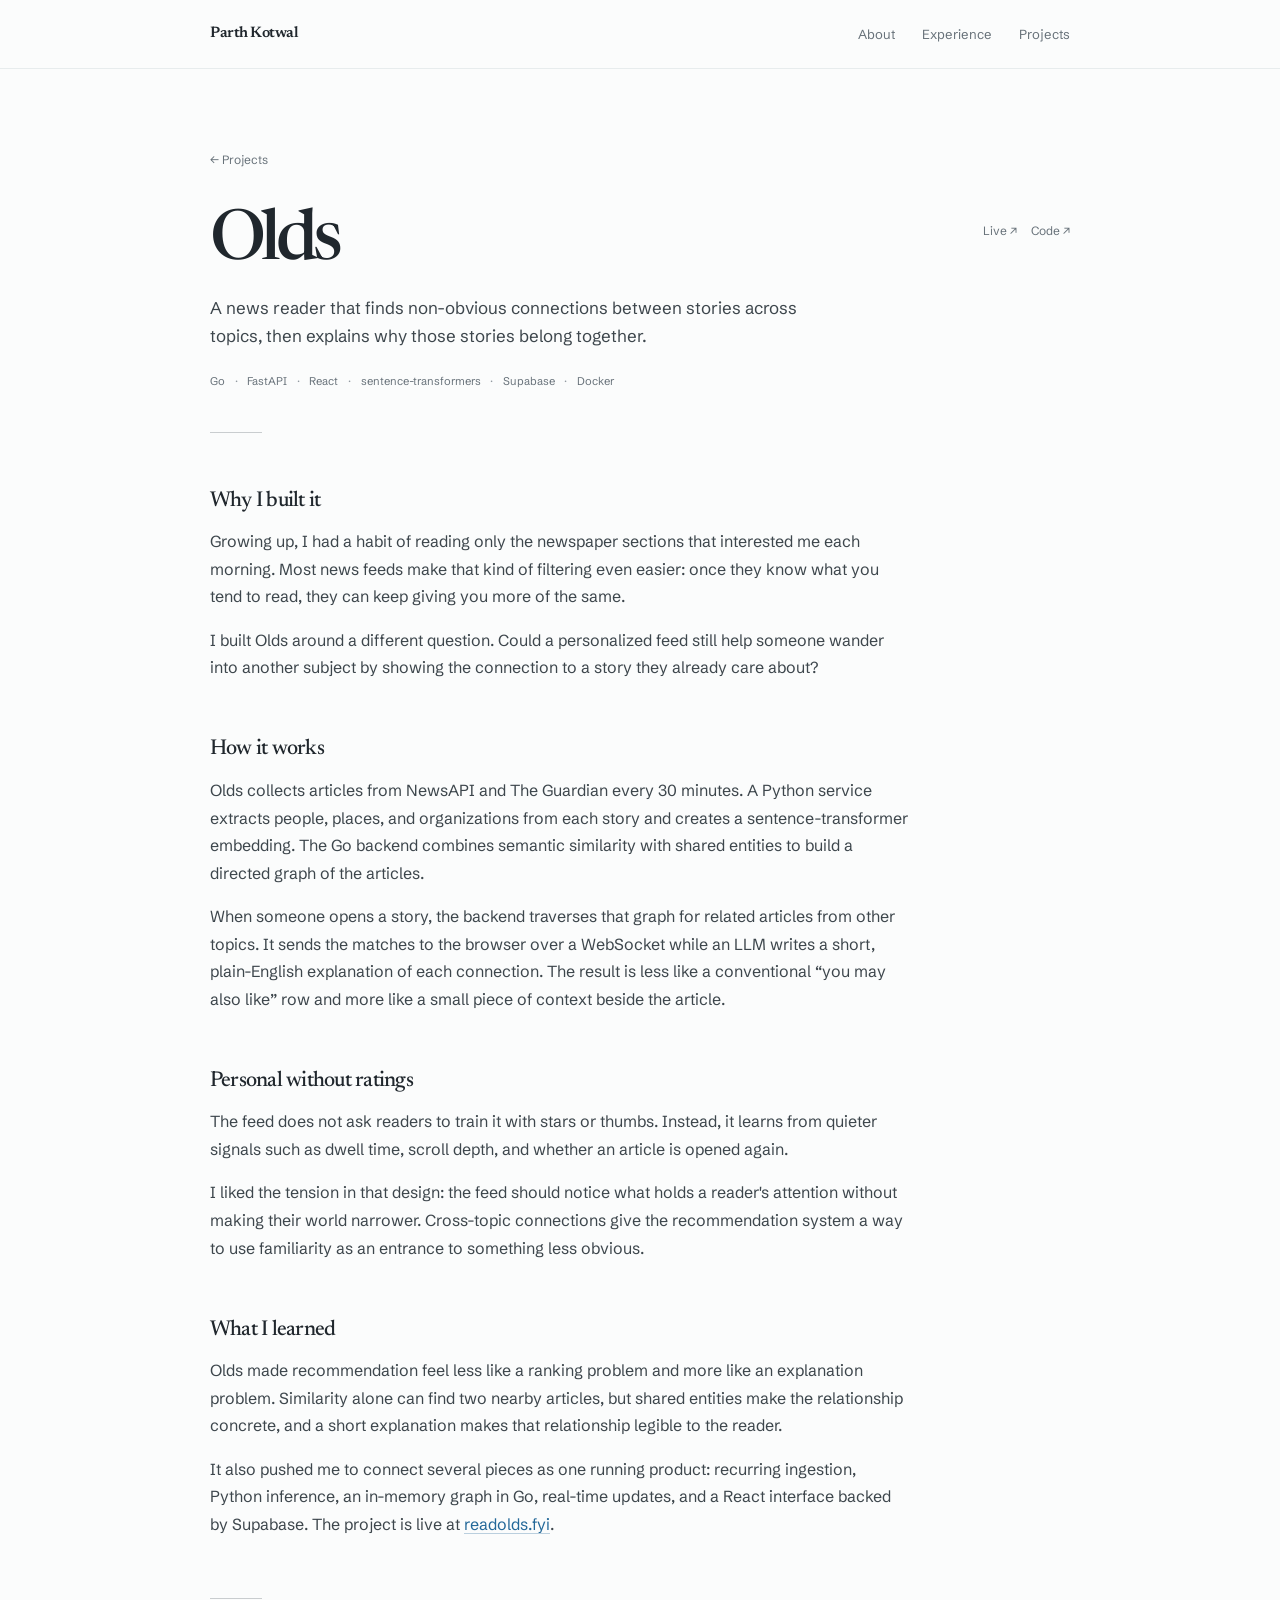
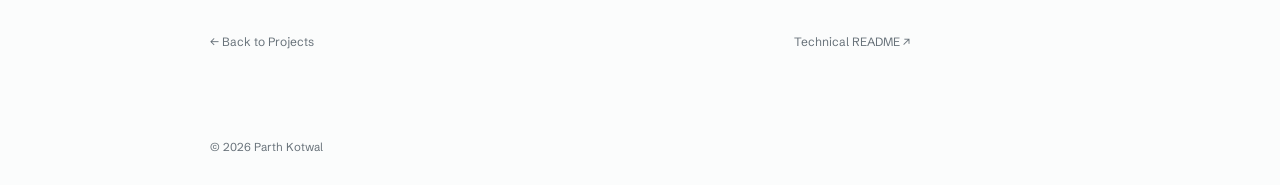
<file: olds/index.html>
<!DOCTYPE html>
<html lang="en">
<head>
    <!-- Google tag (gtag.js) -->
    <script async src="https://www.googletagmanager.com/gtag/js?id=G-CFHDT3PS2L"></script>
    <script>
      window.dataLayer = window.dataLayer || [];
      function gtag(){dataLayer.push(arguments);}
      gtag('js', new Date());
      gtag('config', 'G-CFHDT3PS2L');
    </script>
    <meta charset="UTF-8">
    <meta name="viewport" content="width=device-width, initial-scale=1.0">
    <meta name="description" content="Olds is Parth Kotwal's news reader for finding non-obvious connections between stories across topics.">
    <meta property="og:title" content="Olds | Parth Kotwal">
    <meta property="og:description" content="A news reader that finds non-obvious connections between stories across topics.">
    <meta property="og:type" content="article">
    <meta property="og:url" content="https://parthkotwal.github.io/olds/">
    <link rel="canonical" href="https://parthkotwal.github.io/olds/">
    <title>Olds | Parth Kotwal</title>
    <link rel="icon" type="image/png" sizes="32x32" href="/assets/chicken-favicon-32.png">
    <link rel="icon" type="image/png" sizes="16x16" href="/assets/chicken-favicon-16.png">
    <link rel="shortcut icon" type="image/x-icon" href="/assets/chicken-favicon.ico">
    <link rel="apple-touch-icon" sizes="180x180" href="/apple-touch-icon.png">
    <link rel="preconnect" href="https://fonts.googleapis.com">
    <link rel="preconnect" href="https://fonts.gstatic.com" crossorigin>
    <link href="https://fonts.googleapis.com/css2?family=Newsreader:opsz,wght@6..72,400;6..72,500;6..72,600&amp;family=Schibsted+Grotesk:wght@400;500;600&amp;display=swap" rel="stylesheet">
    <link rel="stylesheet" href="../assets/project.css?v=20260904">
</head>
<body>
    <a class="skip-link" href="#project-note">Skip to project</a>
    <header class="site-header">
        <nav class="nav-shell" aria-label="Primary navigation">
            <a class="identity" href="../">Parth Kotwal</a>
            <div class="nav-links"><a href="../#about">About</a><a href="../#experience">Experience</a><a href="../#projects">Projects</a></div>
        </nav>
    </header>

    <main id="project-note" class="project-shell">
        <a class="back-link" href="../#projects">← Projects</a>
        <article>
            <header class="project-hero">
                <div class="project-title-row">
                    <div><h1>Olds</h1><p class="project-deck">A news reader that finds non-obvious connections between stories across topics, then explains why those stories belong together.</p></div>
                    <div class="project-actions"><a href="https://readolds.fyi" target="_blank" rel="noopener noreferrer">Live ↗</a><a href="https://github.com/parthkotwal/olds" target="_blank" rel="noopener noreferrer">Code ↗</a></div>
                </div>
                <ul class="project-tech" aria-label="Technologies used"><li>Go</li><li>FastAPI</li><li>React</li><li>sentence-transformers</li><li>Supabase</li><li>Docker</li></ul>
            </header>

            <div class="project-copy">
                <section aria-labelledby="why-heading">
                    <h2 id="why-heading">Why I built it</h2>
                    <p>Growing up, I had a habit of reading only the newspaper sections that interested me each morning. Most news feeds make that kind of filtering even easier: once they know what you tend to read, they can keep giving you more of the same.</p>
                    <p>I built Olds around a different question. Could a personalized feed still help someone wander into another subject by showing the connection to a story they already care about?</p>
                </section>

                <section aria-labelledby="works-heading">
                    <h2 id="works-heading">How it works</h2>
                    <p>Olds collects articles from NewsAPI and The Guardian every 30 minutes. A Python service extracts people, places, and organizations from each story and creates a sentence-transformer embedding. The Go backend combines semantic similarity with shared entities to build a directed graph of the articles.</p>
                    <p>When someone opens a story, the backend traverses that graph for related articles from other topics. It sends the matches to the browser over a WebSocket while an LLM writes a short, plain-English explanation of each connection. The result is less like a conventional “you may also like” row and more like a small piece of context beside the article.</p>
                </section>

                <section aria-labelledby="personal-heading">
                    <h2 id="personal-heading">Personal without ratings</h2>
                    <p>The feed does not ask readers to train it with stars or thumbs. Instead, it learns from quieter signals such as dwell time, scroll depth, and whether an article is opened again.</p>
                    <p>I liked the tension in that design: the feed should notice what holds a reader's attention without making their world narrower. Cross-topic connections give the recommendation system a way to use familiarity as an entrance to something less obvious.</p>
                </section>

                <section aria-labelledby="learned-heading">
                    <h2 id="learned-heading">What I learned</h2>
                    <p>Olds made recommendation feel less like a ranking problem and more like an explanation problem. Similarity alone can find two nearby articles, but shared entities make the relationship concrete, and a short explanation makes that relationship legible to the reader.</p>
                    <p>It also pushed me to connect several pieces as one running product: recurring ingestion, Python inference, an in-memory graph in Go, real-time updates, and a React interface backed by Supabase. The project is live at <a href="https://readolds.fyi" target="_blank" rel="noopener noreferrer">readolds.fyi</a>.</p>
                </section>
            </div>

            <footer class="project-footer"><a href="../#projects">← Back to Projects</a><a href="https://github.com/parthkotwal/olds#readme" target="_blank" rel="noopener noreferrer">Technical README ↗</a></footer>
        </article>
    </main>
    <footer class="site-footer"><p>© 2026 Parth Kotwal</p></footer>
</body>
</html>
</file>
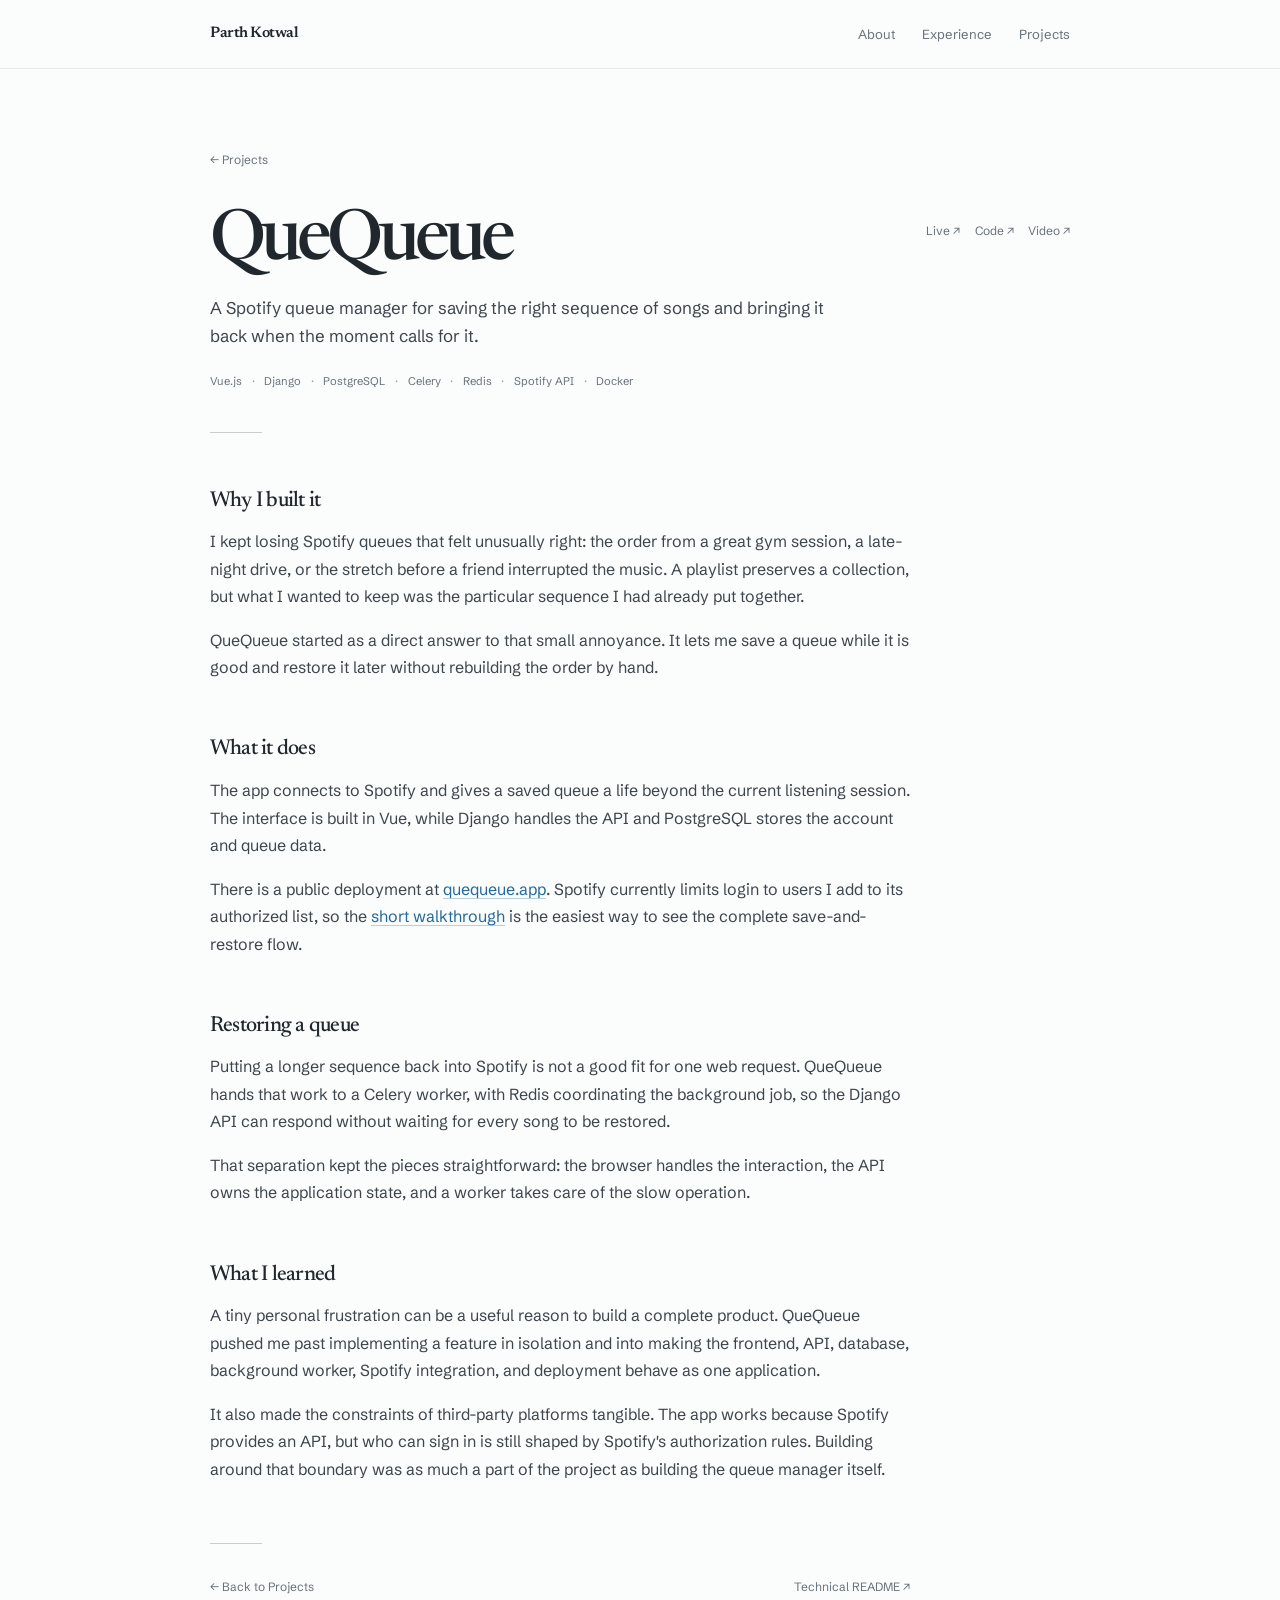
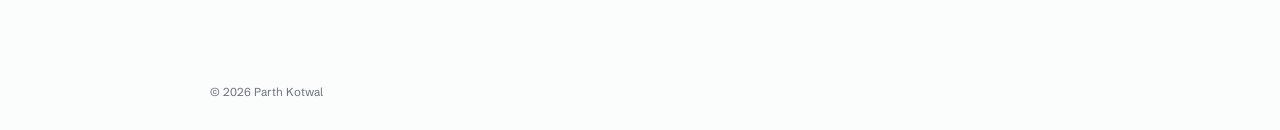
<file: quequeue/index.html>
<!DOCTYPE html>
<html lang="en">
<head>
    <!-- Google tag (gtag.js) -->
    <script async src="https://www.googletagmanager.com/gtag/js?id=G-CFHDT3PS2L"></script>
    <script>
      window.dataLayer = window.dataLayer || [];
      function gtag(){dataLayer.push(arguments);}
      gtag('js', new Date());
      gtag('config', 'G-CFHDT3PS2L');
    </script>
    <meta charset="UTF-8">
    <meta name="viewport" content="width=device-width, initial-scale=1.0">
    <meta name="description" content="QueQueue is Parth Kotwal's Spotify queue manager for saving and restoring the right sequence of songs for a gym session, drive, or any other moment worth replaying.">
    <meta property="og:title" content="QueQueue | Parth Kotwal">
    <meta property="og:description" content="A Spotify queue manager for saving a queue and bringing it back later.">
    <meta property="og:type" content="article">
    <meta property="og:url" content="https://parthkotwal.github.io/quequeue/">
    <link rel="canonical" href="https://parthkotwal.github.io/quequeue/">
    <title>QueQueue | Parth Kotwal</title>
    <link rel="icon" type="image/png" sizes="32x32" href="/assets/chicken-favicon-32.png">
    <link rel="icon" type="image/png" sizes="16x16" href="/assets/chicken-favicon-16.png">
    <link rel="shortcut icon" type="image/x-icon" href="/assets/chicken-favicon.ico">
    <link rel="apple-touch-icon" sizes="180x180" href="/apple-touch-icon.png">
    <link rel="preconnect" href="https://fonts.googleapis.com">
    <link rel="preconnect" href="https://fonts.gstatic.com" crossorigin>
    <link href="https://fonts.googleapis.com/css2?family=Newsreader:opsz,wght@6..72,400;6..72,500;6..72,600&amp;family=Schibsted+Grotesk:wght@400;500;600&amp;display=swap" rel="stylesheet">
    <link rel="stylesheet" href="../assets/project.css?v=20260904">
</head>
<body>
    <a class="skip-link" href="#project-note">Skip to project</a>
    <header class="site-header">
        <nav class="nav-shell" aria-label="Primary navigation">
            <a class="identity" href="../">Parth Kotwal</a>
            <div class="nav-links"><a href="../#about">About</a><a href="../#experience">Experience</a><a href="../#projects">Projects</a></div>
        </nav>
    </header>

    <main id="project-note" class="project-shell">
        <a class="back-link" href="../#projects">← Projects</a>
        <article>
            <header class="project-hero">
                <div class="project-title-row">
                    <div><h1>QueQueue</h1><p class="project-deck">A Spotify queue manager for saving the right sequence of songs and bringing it back when the moment calls for it.</p></div>
                    <div class="project-actions"><a href="https://quequeue.app" target="_blank" rel="noopener noreferrer">Live ↗</a><a href="https://github.com/parthkotwal/quequeue" target="_blank" rel="noopener noreferrer">Code ↗</a><a href="https://youtu.be/hJ-PSDomcfE" target="_blank" rel="noopener noreferrer">Video ↗</a></div>
                </div>
                <ul class="project-tech" aria-label="Technologies used"><li>Vue.js</li><li>Django</li><li>PostgreSQL</li><li>Celery</li><li>Redis</li><li>Spotify API</li><li>Docker</li></ul>
            </header>

            <div class="project-copy">
                <section aria-labelledby="why-heading">
                    <h2 id="why-heading">Why I built it</h2>
                    <p>I kept losing Spotify queues that felt unusually right: the order from a great gym session, a late-night drive, or the stretch before a friend interrupted the music. A playlist preserves a collection, but what I wanted to keep was the particular sequence I had already put together.</p>
                    <p>QueQueue started as a direct answer to that small annoyance. It lets me save a queue while it is good and restore it later without rebuilding the order by hand.</p>
                </section>
                <section aria-labelledby="does-heading">
                    <h2 id="does-heading">What it does</h2>
                    <p>The app connects to Spotify and gives a saved queue a life beyond the current listening session. The interface is built in Vue, while Django handles the API and PostgreSQL stores the account and queue data.</p>
                    <p>There is a public deployment at <a href="https://quequeue.app" target="_blank" rel="noopener noreferrer">quequeue.app</a>. Spotify currently limits login to users I add to its authorized list, so the <a href="https://youtu.be/hJ-PSDomcfE" target="_blank" rel="noopener noreferrer">short walkthrough</a> is the easiest way to see the complete save-and-restore flow.</p>
                </section>
                <section aria-labelledby="restore-heading">
                    <h2 id="restore-heading">Restoring a queue</h2>
                    <p>Putting a longer sequence back into Spotify is not a good fit for one web request. QueQueue hands that work to a Celery worker, with Redis coordinating the background job, so the Django API can respond without waiting for every song to be restored.</p>
                    <p>That separation kept the pieces straightforward: the browser handles the interaction, the API owns the application state, and a worker takes care of the slow operation.</p>
                </section>
                <section aria-labelledby="learned-heading">
                    <h2 id="learned-heading">What I learned</h2>
                    <p>A tiny personal frustration can be a useful reason to build a complete product. QueQueue pushed me past implementing a feature in isolation and into making the frontend, API, database, background worker, Spotify integration, and deployment behave as one application.</p>
                    <p>It also made the constraints of third-party platforms tangible. The app works because Spotify provides an API, but who can sign in is still shaped by Spotify's authorization rules. Building around that boundary was as much a part of the project as building the queue manager itself.</p>
                </section>
            </div>

            <footer class="project-footer"><a href="../#projects">← Back to Projects</a><a href="https://github.com/parthkotwal/quequeue#readme" target="_blank" rel="noopener noreferrer">Technical README ↗</a></footer>
        </article>
    </main>
    <footer class="site-footer"><p>© 2026 Parth Kotwal</p></footer>
</body>
</html>
</file>
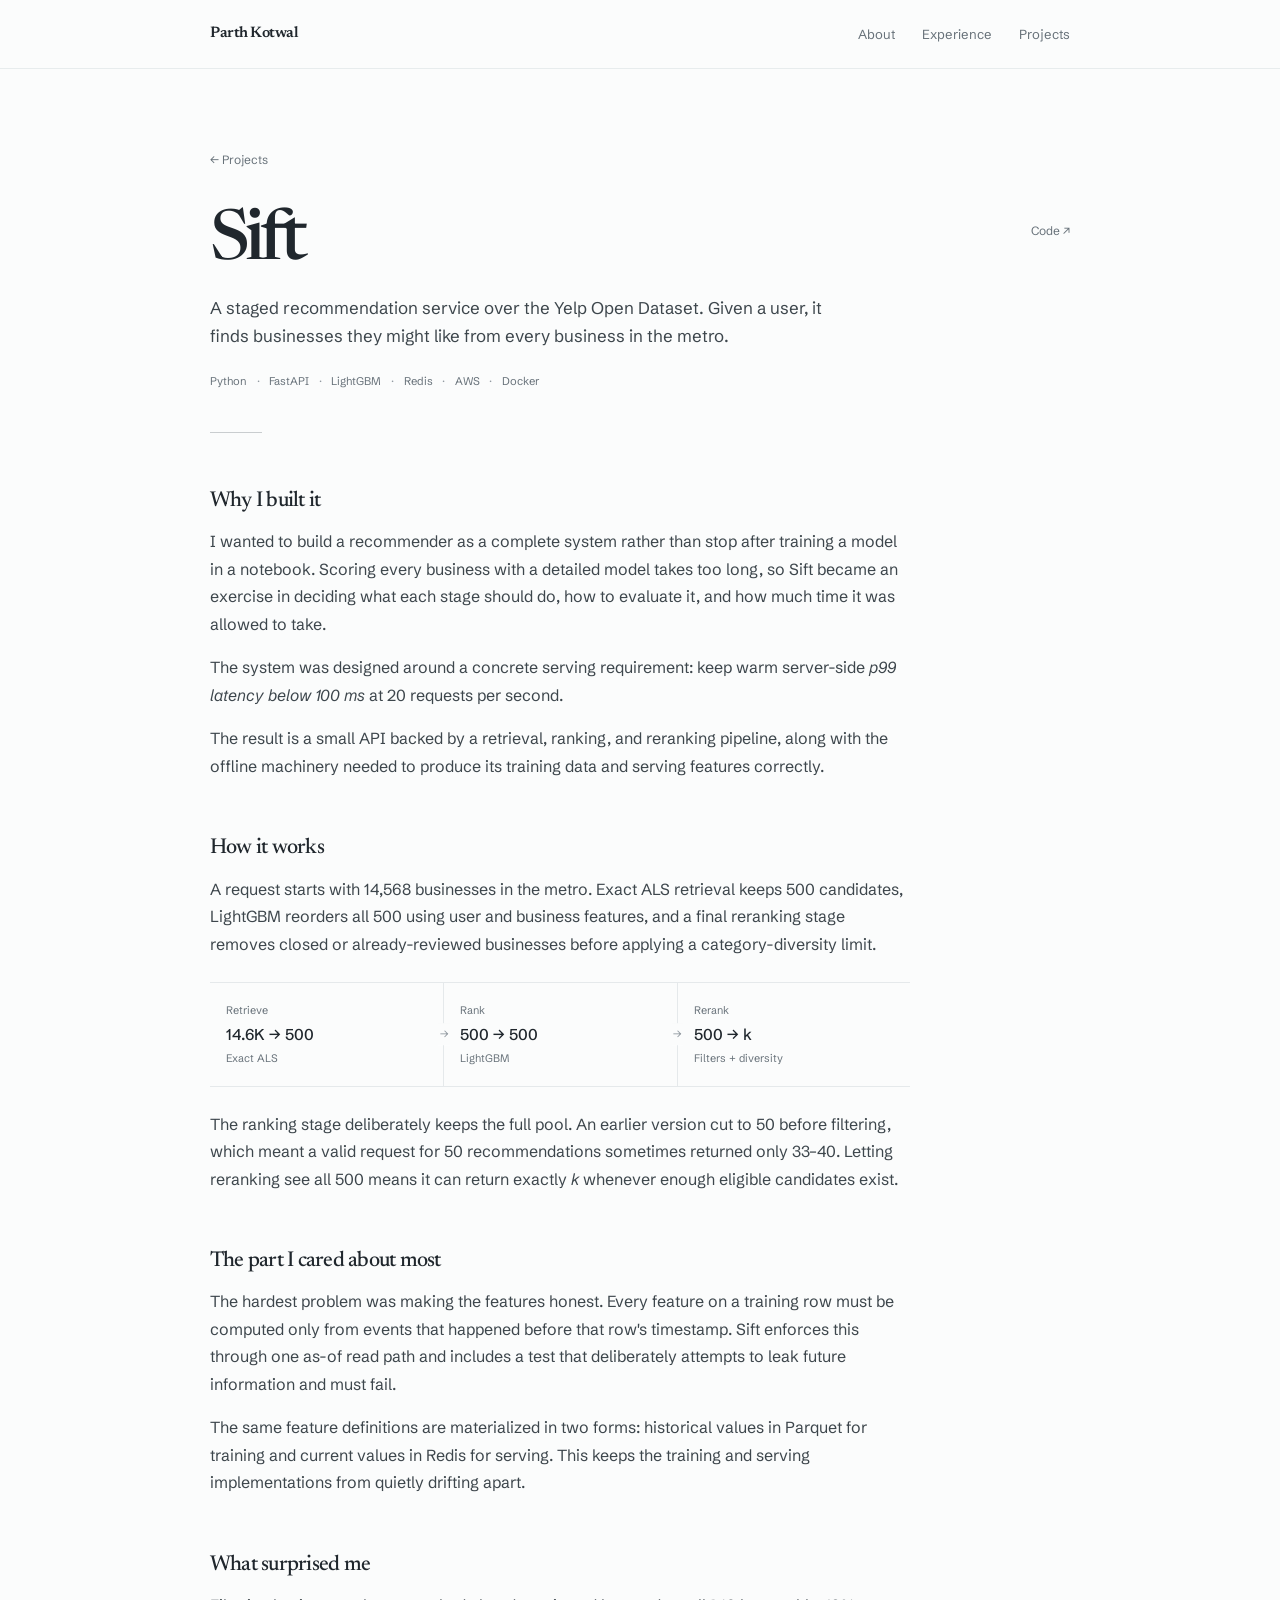
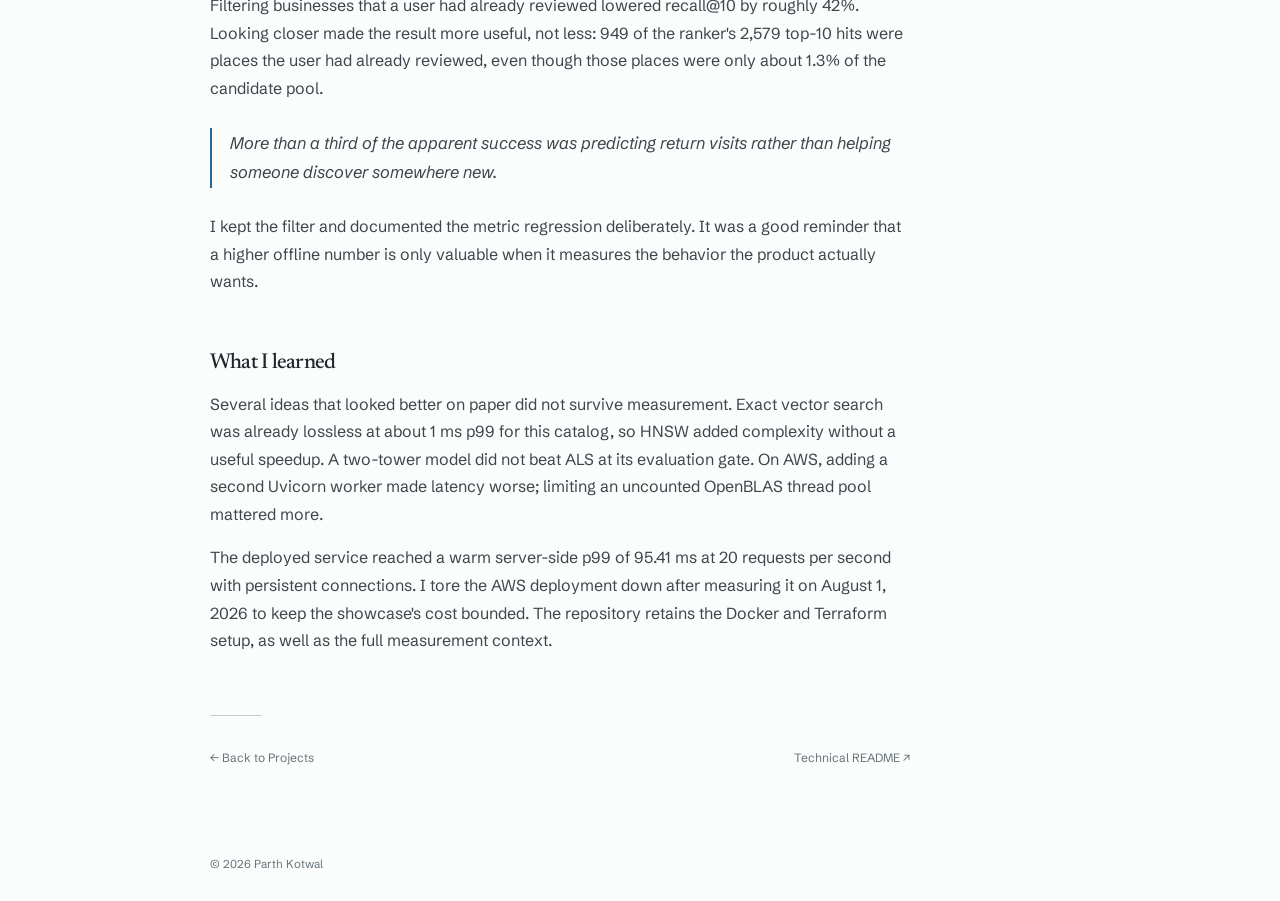
<file: sift/index.html>
<!DOCTYPE html>
<html lang="en">
<head>
    <!-- Google tag (gtag.js) -->
    <script async src="https://www.googletagmanager.com/gtag/js?id=G-CFHDT3PS2L"></script>
    <script>
      window.dataLayer = window.dataLayer || [];
      function gtag(){dataLayer.push(arguments);}
      gtag('js', new Date());
      gtag('config', 'G-CFHDT3PS2L');
    </script>
    <meta charset="UTF-8">
    <meta name="viewport" content="width=device-width, initial-scale=1.0">
    <meta name="description" content="Sift is Parth Kotwal's staged recommendation system over the Yelp Open Dataset, built with ALS retrieval, LightGBM ranking, and point-in-time-correct features.">
    <meta property="og:title" content="Sift | Parth Kotwal">
    <meta property="og:description" content="A staged recommendation service over the Yelp Open Dataset.">
    <meta property="og:type" content="article">
    <meta property="og:url" content="https://parthkotwal.github.io/sift/">
    <link rel="canonical" href="https://parthkotwal.github.io/sift/">
    <title>Sift | Parth Kotwal</title>
    <link rel="icon" type="image/png" sizes="32x32" href="/assets/chicken-favicon-32.png">
    <link rel="icon" type="image/png" sizes="16x16" href="/assets/chicken-favicon-16.png">
    <link rel="shortcut icon" type="image/x-icon" href="/assets/chicken-favicon.ico">
    <link rel="apple-touch-icon" sizes="180x180" href="/apple-touch-icon.png">
    <link rel="preconnect" href="https://fonts.googleapis.com">
    <link rel="preconnect" href="https://fonts.gstatic.com" crossorigin>
    <link href="https://fonts.googleapis.com/css2?family=Newsreader:opsz,wght@6..72,400;6..72,500;6..72,600&amp;family=Schibsted+Grotesk:wght@400;500;600&amp;display=swap" rel="stylesheet">
    <link rel="stylesheet" href="../assets/project.css?v=20260904">
</head>
<body>
    <a class="skip-link" href="#project-note">Skip to project</a>
    <header class="site-header">
        <nav class="nav-shell" aria-label="Primary navigation">
            <a class="identity" href="../">Parth Kotwal</a>
            <div class="nav-links"><a href="../#about">About</a><a href="../#experience">Experience</a><a href="../#projects">Projects</a></div>
        </nav>
    </header>

    <main id="project-note" class="project-shell">
        <a class="back-link" href="../#projects">← Projects</a>
        <article>
            <header class="project-hero">
                <div class="project-title-row">
                    <div><h1>Sift</h1><p class="project-deck">A staged recommendation service over the Yelp Open Dataset. Given a user, it finds businesses they might like from every business in the metro.</p></div>
                    <div class="project-actions"><a href="https://github.com/parthkotwal/sift" target="_blank" rel="noopener noreferrer">Code ↗</a></div>
                </div>
                <ul class="project-tech" aria-label="Technologies used"><li>Python</li><li>FastAPI</li><li>LightGBM</li><li>Redis</li><li>AWS</li><li>Docker</li></ul>
            </header>

            <div class="project-copy">
                <section aria-labelledby="why-heading">
                    <h2 id="why-heading">Why I built it</h2>
                    <p>I wanted to build a recommender as a complete system rather than stop after training a model in a notebook. Scoring every business with a detailed model takes too long, so Sift became an exercise in deciding what each stage should do, how to evaluate it, and how much time it was allowed to take.</p>
                    <p>The system was designed around a concrete serving requirement: keep warm server-side <em>p99 latency below 100 ms</em> at 20 requests per second.</p>
                    <p>The result is a small API backed by a retrieval, ranking, and reranking pipeline, along with the offline machinery needed to produce its training data and serving features correctly.</p>
                </section>
                <section aria-labelledby="works-heading">
                    <h2 id="works-heading">How it works</h2>
                    <p>A request starts with 14,568 businesses in the metro. Exact ALS retrieval keeps 500 candidates, LightGBM reorders all 500 using user and business features, and a final reranking stage removes closed or already-reviewed businesses before applying a category-diversity limit.</p>
                    <div class="project-flow" aria-label="Sift recommendation pipeline">
                        <div class="project-flow-step"><span>Retrieve</span><strong>14.6K → 500</strong><small>Exact ALS</small></div>
                        <div class="project-flow-step"><span>Rank</span><strong>500 → 500</strong><small>LightGBM</small></div>
                        <div class="project-flow-step"><span>Rerank</span><strong>500 → k</strong><small>Filters + diversity</small></div>
                    </div>
                    <p>The ranking stage deliberately keeps the full pool. An earlier version cut to 50 before filtering, which meant a valid request for 50 recommendations sometimes returned only 33–40. Letting reranking see all 500 means it can return exactly <em>k</em> whenever enough eligible candidates exist.</p>
                </section>
                <section aria-labelledby="hard-heading">
                    <h2 id="hard-heading">The part I cared about most</h2>
                    <p>The hardest problem was making the features honest. Every feature on a training row must be computed only from events that happened before that row's timestamp. Sift enforces this through one as-of read path and includes a test that deliberately attempts to leak future information and must fail.</p>
                    <p>The same feature definitions are materialized in two forms: historical values in Parquet for training and current values in Redis for serving. This keeps the training and serving implementations from quietly drifting apart.</p>
                </section>
                <section aria-labelledby="surprise-heading">
                    <h2 id="surprise-heading">What surprised me</h2>
                    <p>Filtering businesses that a user had already reviewed lowered recall@10 by roughly 42%. Looking closer made the result more useful, not less: 949 of the ranker's 2,579 top-10 hits were places the user had already reviewed, even though those places were only about 1.3% of the candidate pool.</p>
                    <blockquote>More than a third of the apparent success was predicting return visits rather than helping someone discover somewhere new.</blockquote>
                    <p>I kept the filter and documented the metric regression deliberately. It was a good reminder that a higher offline number is only valuable when it measures the behavior the product actually wants.</p>
                </section>
                <section aria-labelledby="learned-heading">
                    <h2 id="learned-heading">What I learned</h2>
                    <p>Several ideas that looked better on paper did not survive measurement. Exact vector search was already lossless at about 1 ms p99 for this catalog, so HNSW added complexity without a useful speedup. A two-tower model did not beat ALS at its evaluation gate. On AWS, adding a second Uvicorn worker made latency worse; limiting an uncounted OpenBLAS thread pool mattered more.</p>
                    <p>The deployed service reached a warm server-side p99 of 95.41 ms at 20 requests per second with persistent connections. I tore the AWS deployment down after measuring it on August 1, 2026 to keep the showcase's cost bounded. The repository retains the Docker and Terraform setup, as well as the full measurement context.</p>
                </section>
            </div>

            <footer class="project-footer"><a href="../#projects">← Back to Projects</a><a href="https://github.com/parthkotwal/sift#readme" target="_blank" rel="noopener noreferrer">Technical README ↗</a></footer>
        </article>
    </main>
    <footer class="site-footer"><p>© 2026 Parth Kotwal</p></footer>
</body>
</html>
</file>
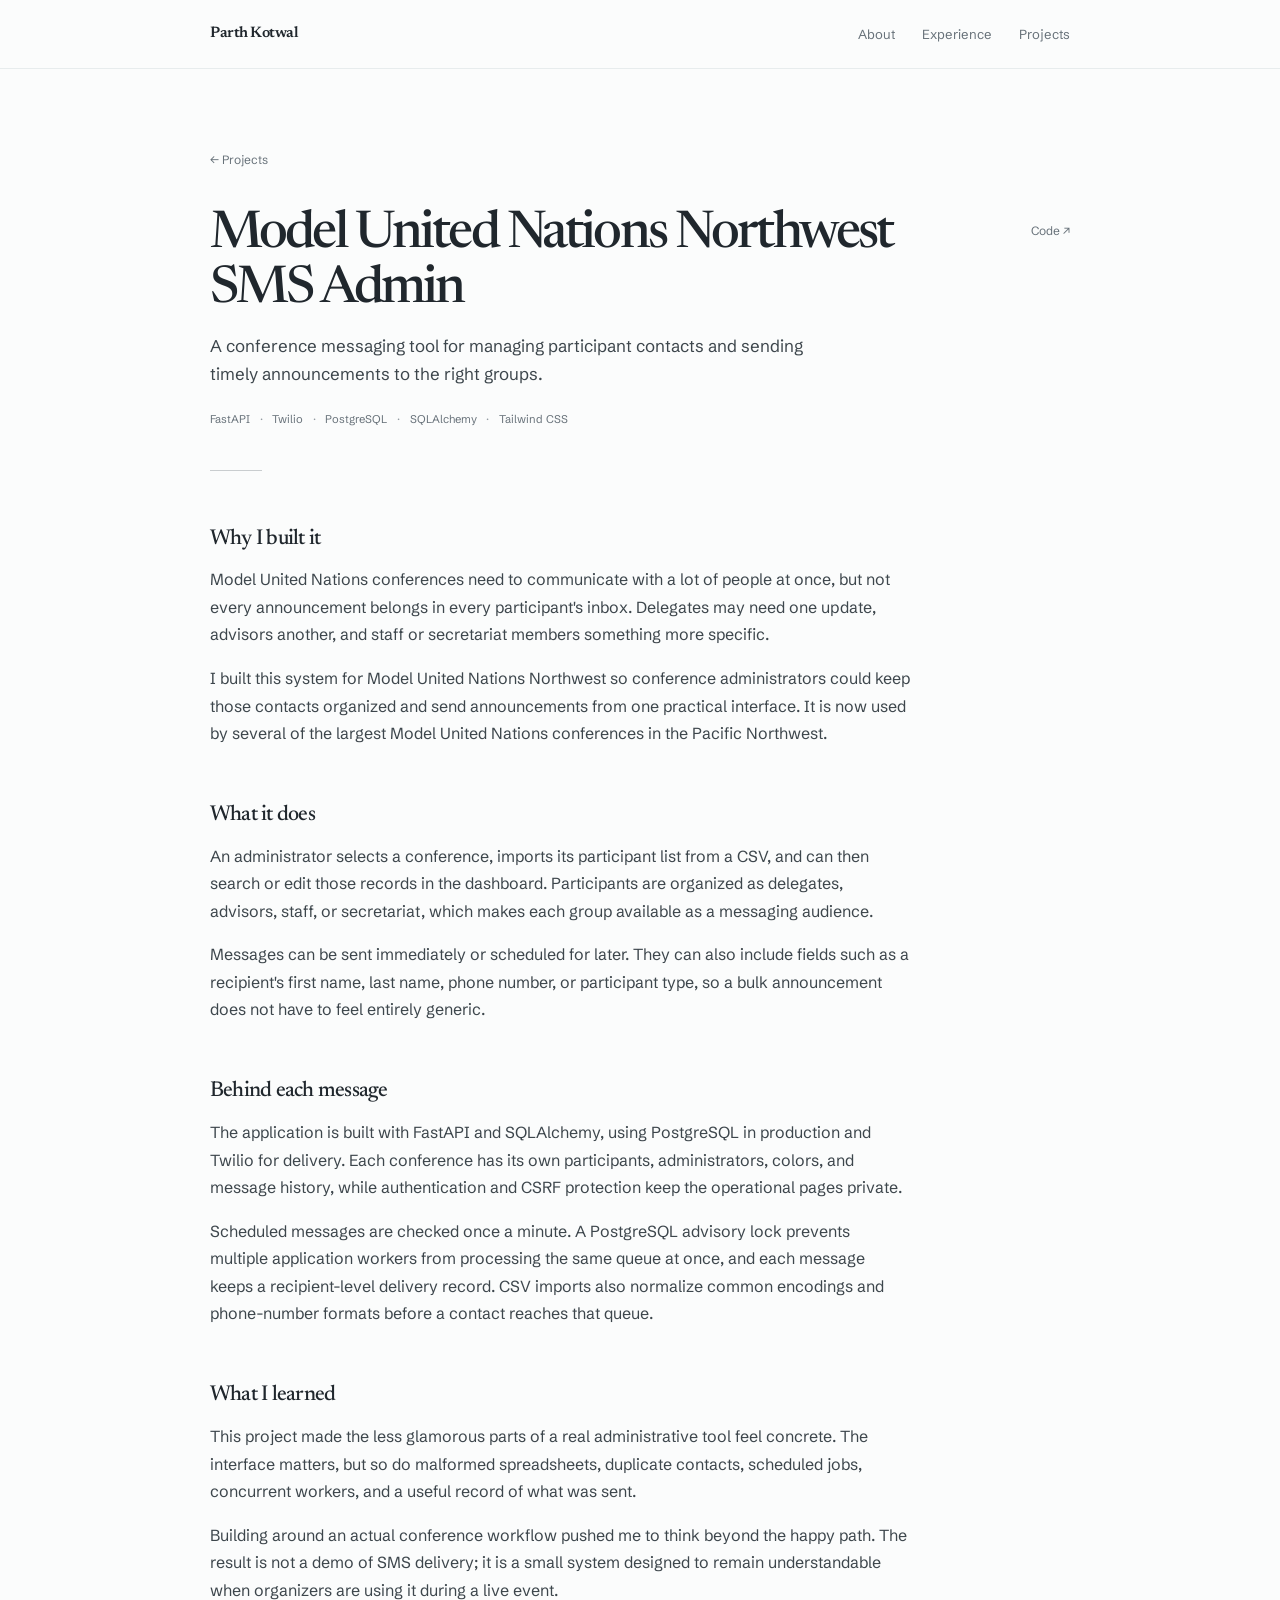
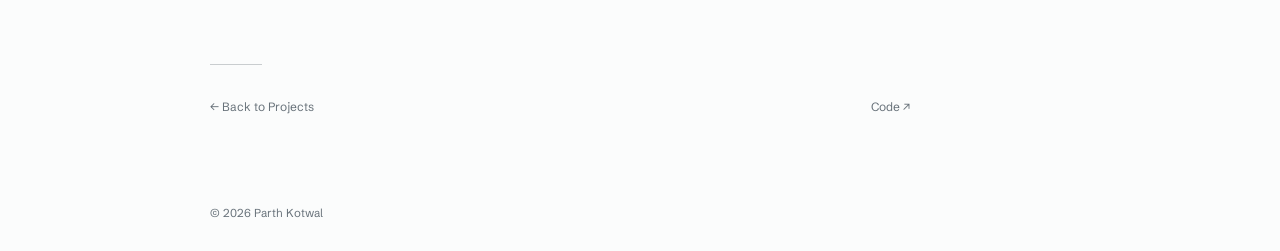
<file: sms/index.html>
<!DOCTYPE html>
<html lang="en">
<head>
    <!-- Google tag (gtag.js) -->
    <script async src="https://www.googletagmanager.com/gtag/js?id=G-CFHDT3PS2L"></script>
    <script>
      window.dataLayer = window.dataLayer || [];
      function gtag(){dataLayer.push(arguments);}
      gtag('js', new Date());
      gtag('config', 'G-CFHDT3PS2L');
    </script>
    <meta charset="UTF-8">
    <meta name="viewport" content="width=device-width, initial-scale=1.0">
    <meta name="description" content="Model United Nations Northwest SMS Admin is Parth Kotwal's conference messaging tool for managing participants and sending or scheduling announcements with Twilio.">
    <meta property="og:title" content="Model United Nations Northwest SMS Admin | Parth Kotwal">
    <meta property="og:description" content="A practical SMS administration system used by Model United Nations conferences in the Pacific Northwest.">
    <meta property="og:type" content="article">
    <meta property="og:url" content="https://parthkotwal.github.io/sms/">
    <link rel="canonical" href="https://parthkotwal.github.io/sms/">
    <title>Model United Nations Northwest SMS Admin | Parth Kotwal</title>
    <link rel="icon" type="image/png" sizes="32x32" href="/assets/chicken-favicon-32.png">
    <link rel="icon" type="image/png" sizes="16x16" href="/assets/chicken-favicon-16.png">
    <link rel="shortcut icon" type="image/x-icon" href="/assets/chicken-favicon.ico">
    <link rel="apple-touch-icon" sizes="180x180" href="/apple-touch-icon.png">
    <link rel="preconnect" href="https://fonts.googleapis.com">
    <link rel="preconnect" href="https://fonts.gstatic.com" crossorigin>
    <link href="https://fonts.googleapis.com/css2?family=Newsreader:opsz,wght@6..72,400;6..72,500;6..72,600&amp;family=Schibsted+Grotesk:wght@400;500;600&amp;display=swap" rel="stylesheet">
    <link rel="stylesheet" href="../assets/project.css?v=20260904">
</head>
<body>
    <a class="skip-link" href="#project-note">Skip to project</a>
    <header class="site-header">
        <nav class="nav-shell" aria-label="Primary navigation">
            <a class="identity" href="../">Parth Kotwal</a>
            <div class="nav-links"><a href="../#about">About</a><a href="../#experience">Experience</a><a href="../#projects">Projects</a></div>
        </nav>
    </header>

    <main id="project-note" class="project-shell">
        <a class="back-link" href="../#projects">← Projects</a>
        <article>
            <header class="project-hero">
                <div class="project-title-row">
                    <div><h1 class="long-title">Model United Nations Northwest SMS Admin</h1><p class="project-deck">A conference messaging tool for managing participant contacts and sending timely announcements to the right groups.</p></div>
                    <div class="project-actions"><a href="https://github.com/parthkotwal/munnorthwest_sms" target="_blank" rel="noopener noreferrer">Code ↗</a></div>
                </div>
                <ul class="project-tech" aria-label="Technologies used"><li>FastAPI</li><li>Twilio</li><li>PostgreSQL</li><li>SQLAlchemy</li><li>Tailwind CSS</li></ul>
            </header>

            <div class="project-copy">
                <section aria-labelledby="why-heading">
                    <h2 id="why-heading">Why I built it</h2>
                    <p>Model United Nations conferences need to communicate with a lot of people at once, but not every announcement belongs in every participant's inbox. Delegates may need one update, advisors another, and staff or secretariat members something more specific.</p>
                    <p>I built this system for Model United Nations Northwest so conference administrators could keep those contacts organized and send announcements from one practical interface. It is now used by several of the largest Model United Nations conferences in the Pacific Northwest.</p>
                </section>
                <section aria-labelledby="does-heading">
                    <h2 id="does-heading">What it does</h2>
                    <p>An administrator selects a conference, imports its participant list from a CSV, and can then search or edit those records in the dashboard. Participants are organized as delegates, advisors, staff, or secretariat, which makes each group available as a messaging audience.</p>
                    <p>Messages can be sent immediately or scheduled for later. They can also include fields such as a recipient's first name, last name, phone number, or participant type, so a bulk announcement does not have to feel entirely generic.</p>
                </section>
                <section aria-labelledby="works-heading">
                    <h2 id="works-heading">Behind each message</h2>
                    <p>The application is built with FastAPI and SQLAlchemy, using PostgreSQL in production and Twilio for delivery. Each conference has its own participants, administrators, colors, and message history, while authentication and CSRF protection keep the operational pages private.</p>
                    <p>Scheduled messages are checked once a minute. A PostgreSQL advisory lock prevents multiple application workers from processing the same queue at once, and each message keeps a recipient-level delivery record. CSV imports also normalize common encodings and phone-number formats before a contact reaches that queue.</p>
                </section>
                <section aria-labelledby="learned-heading">
                    <h2 id="learned-heading">What I learned</h2>
                    <p>This project made the less glamorous parts of a real administrative tool feel concrete. The interface matters, but so do malformed spreadsheets, duplicate contacts, scheduled jobs, concurrent workers, and a useful record of what was sent.</p>
                    <p>Building around an actual conference workflow pushed me to think beyond the happy path. The result is not a demo of SMS delivery; it is a small system designed to remain understandable when organizers are using it during a live event.</p>
                </section>
            </div>

            <footer class="project-footer"><a href="../#projects">← Back to Projects</a><a href="https://github.com/parthkotwal/munnorthwest_sms" target="_blank" rel="noopener noreferrer">Code ↗</a></footer>
        </article>
    </main>
    <footer class="site-footer"><p>© 2026 Parth Kotwal</p></footer>
</body>
</html>
</file>
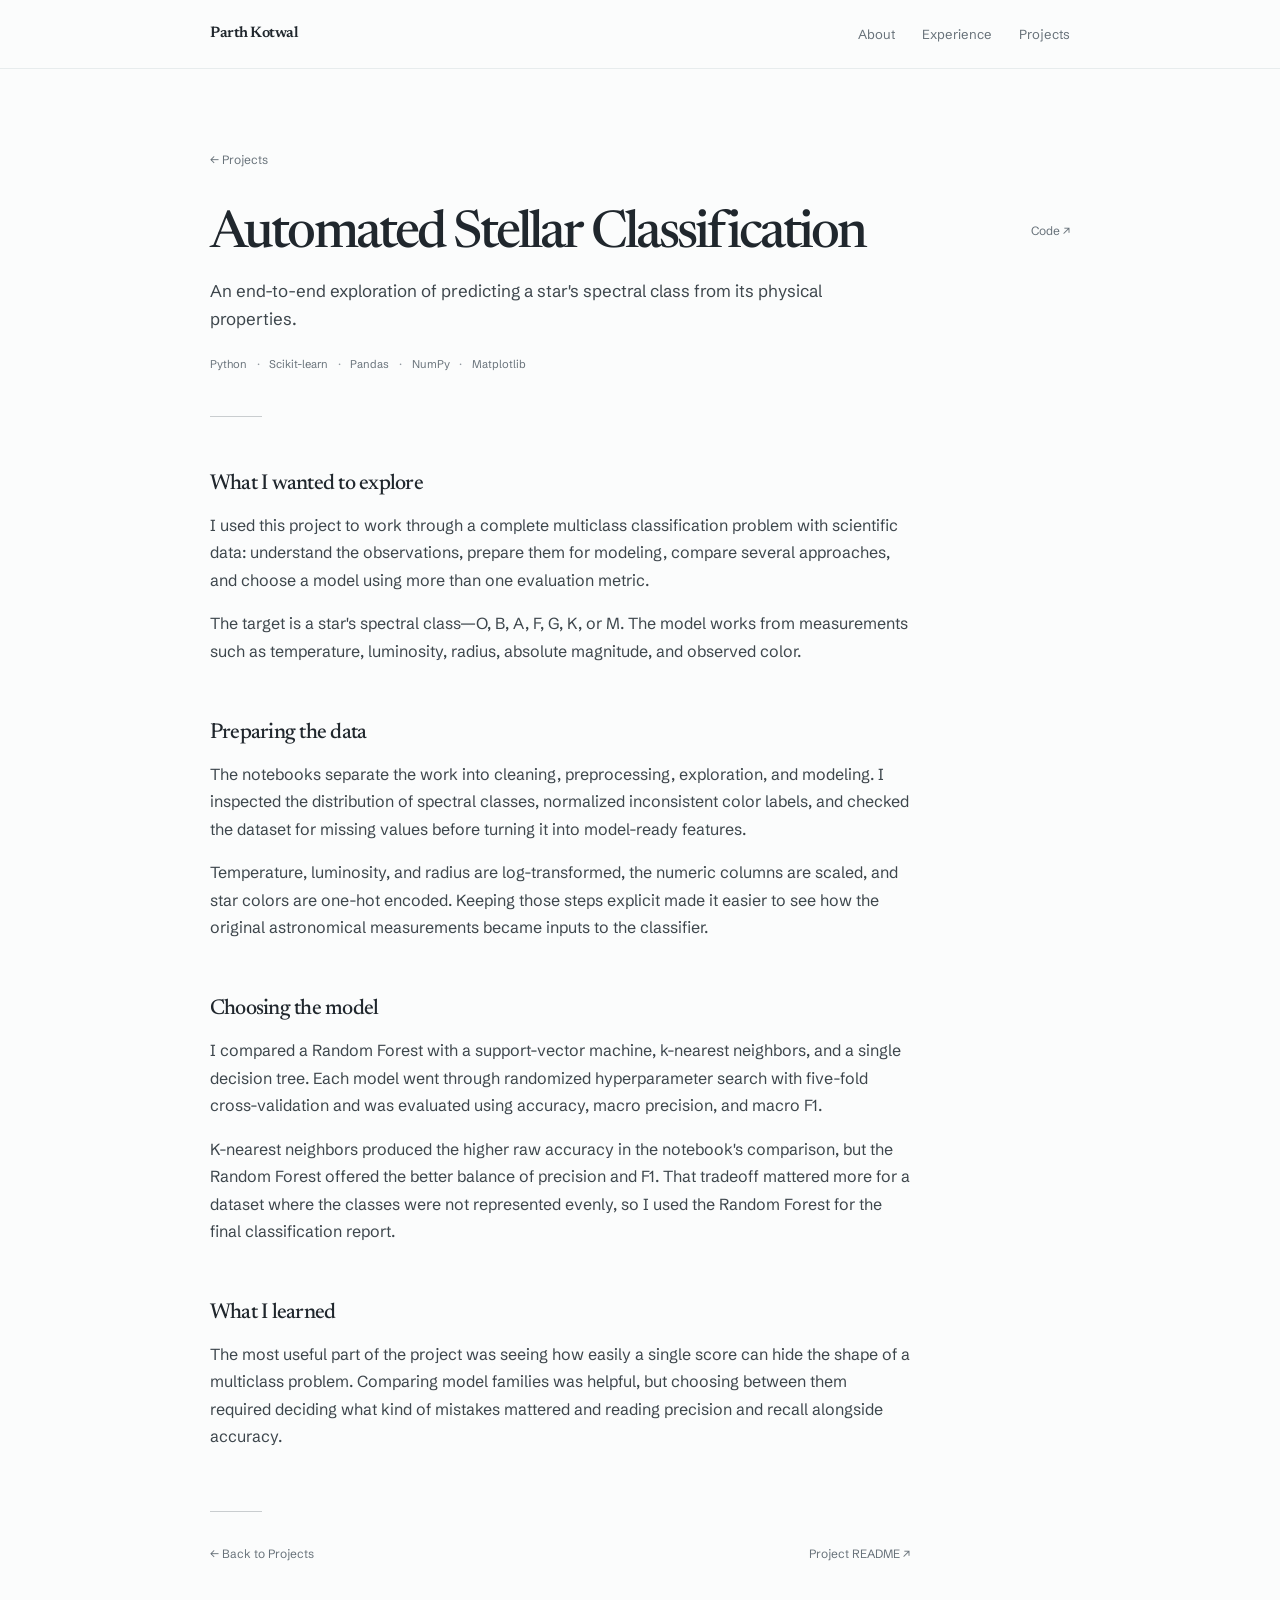
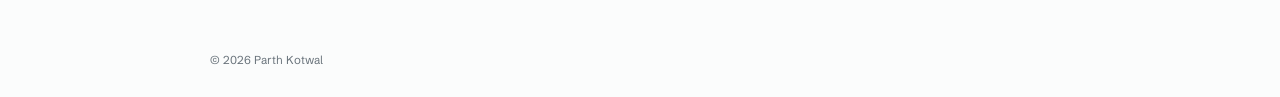
<file: star-class-forest/index.html>
<!DOCTYPE html>
<html lang="en">
<head>
    <!-- Google tag (gtag.js) -->
    <script async src="https://www.googletagmanager.com/gtag/js?id=G-CFHDT3PS2L"></script>
    <script>
      window.dataLayer = window.dataLayer || [];
      function gtag(){dataLayer.push(arguments);}
      gtag('js', new Date());
      gtag('config', 'G-CFHDT3PS2L');
    </script>
    <meta charset="UTF-8">
    <meta name="viewport" content="width=device-width, initial-scale=1.0">
    <meta name="description" content="Automated Stellar Classification is Parth Kotwal's exploration of predicting stellar spectral classes with a Random Forest and physical star data.">
    <meta property="og:title" content="Automated Stellar Classification | Parth Kotwal">
    <meta property="og:description" content="An end-to-end exploration of classifying stellar spectra from physical star data.">
    <meta property="og:type" content="article">
    <meta property="og:url" content="https://parthkotwal.github.io/star-class-forest/">
    <link rel="canonical" href="https://parthkotwal.github.io/star-class-forest/">
    <title>Automated Stellar Classification | Parth Kotwal</title>
    <link rel="icon" type="image/png" sizes="32x32" href="/assets/chicken-favicon-32.png">
    <link rel="icon" type="image/png" sizes="16x16" href="/assets/chicken-favicon-16.png">
    <link rel="shortcut icon" type="image/x-icon" href="/assets/chicken-favicon.ico">
    <link rel="apple-touch-icon" sizes="180x180" href="/apple-touch-icon.png">
    <link rel="preconnect" href="https://fonts.googleapis.com">
    <link rel="preconnect" href="https://fonts.gstatic.com" crossorigin>
    <link href="https://fonts.googleapis.com/css2?family=Newsreader:opsz,wght@6..72,400;6..72,500;6..72,600&amp;family=Schibsted+Grotesk:wght@400;500;600&amp;display=swap" rel="stylesheet">
    <link rel="stylesheet" href="../assets/project.css?v=20260904">
</head>
<body>
    <a class="skip-link" href="#project-note">Skip to project</a>
    <header class="site-header">
        <nav class="nav-shell" aria-label="Primary navigation">
            <a class="identity" href="../">Parth Kotwal</a>
            <div class="nav-links"><a href="../#about">About</a><a href="../#experience">Experience</a><a href="../#projects">Projects</a></div>
        </nav>
    </header>

    <main id="project-note" class="project-shell">
        <a class="back-link" href="../#projects">← Projects</a>
        <article>
            <header class="project-hero">
                <div class="project-title-row">
                    <div><h1 class="long-title">Automated Stellar Classification</h1><p class="project-deck">An end-to-end exploration of predicting a star's spectral class from its physical properties.</p></div>
                    <div class="project-actions"><a href="https://github.com/parthkotwal/Star-Class-Forest" target="_blank" rel="noopener noreferrer">Code ↗</a></div>
                </div>
                <ul class="project-tech" aria-label="Technologies used"><li>Python</li><li>Scikit-learn</li><li>Pandas</li><li>NumPy</li><li>Matplotlib</li></ul>
            </header>

            <div class="project-copy">
                <section aria-labelledby="why-heading">
                    <h2 id="why-heading">What I wanted to explore</h2>
                    <p>I used this project to work through a complete multiclass classification problem with scientific data: understand the observations, prepare them for modeling, compare several approaches, and choose a model using more than one evaluation metric.</p>
                    <p>The target is a star's spectral class—O, B, A, F, G, K, or M. The model works from measurements such as temperature, luminosity, radius, absolute magnitude, and observed color.</p>
                </section>

                <section aria-labelledby="data-heading">
                    <h2 id="data-heading">Preparing the data</h2>
                    <p>The notebooks separate the work into cleaning, preprocessing, exploration, and modeling. I inspected the distribution of spectral classes, normalized inconsistent color labels, and checked the dataset for missing values before turning it into model-ready features.</p>
                    <p>Temperature, luminosity, and radius are log-transformed, the numeric columns are scaled, and star colors are one-hot encoded. Keeping those steps explicit made it easier to see how the original astronomical measurements became inputs to the classifier.</p>
                </section>

                <section aria-labelledby="model-heading">
                    <h2 id="model-heading">Choosing the model</h2>
                    <p>I compared a Random Forest with a support-vector machine, k-nearest neighbors, and a single decision tree. Each model went through randomized hyperparameter search with five-fold cross-validation and was evaluated using accuracy, macro precision, and macro F1.</p>
                    <p>K-nearest neighbors produced the higher raw accuracy in the notebook's comparison, but the Random Forest offered the better balance of precision and F1. That tradeoff mattered more for a dataset where the classes were not represented evenly, so I used the Random Forest for the final classification report.</p>
                </section>

                <section aria-labelledby="learned-heading">
                    <h2 id="learned-heading">What I learned</h2>
                    <p>The most useful part of the project was seeing how easily a single score can hide the shape of a multiclass problem. Comparing model families was helpful, but choosing between them required deciding what kind of mistakes mattered and reading precision and recall alongside accuracy.</p>
                </section>
            </div>

            <footer class="project-footer"><a href="../#projects">← Back to Projects</a><a href="https://github.com/parthkotwal/Star-Class-Forest#readme" target="_blank" rel="noopener noreferrer">Project README ↗</a></footer>
        </article>
    </main>
    <footer class="site-footer"><p>© 2026 Parth Kotwal</p></footer>
</body>
</html>
</file>
<file: assets/home.css>
:root {
    --ink: #20272d;
    --muted: #68727a;
    --faint: #929aa1;
    --blue: #236899;
    --paper: #fbfcfc;
    --line: #e5e9eb;
    --warm: #e55320;
    --uw: #4b2e83;
    --display: "Newsreader", Georgia, serif;
    --sans: "Schibsted Grotesk", -apple-system, BlinkMacSystemFont, "Segoe UI", sans-serif;
    --mono: "Schibsted Grotesk", -apple-system, BlinkMacSystemFont, "Segoe UI", sans-serif;
}

* { box-sizing: border-box; }

html {
    scroll-behavior: smooth;
    scroll-padding-top: 5.5rem;
}

body {
    margin: 0;
    background: var(--paper);
    color: var(--ink);
    font-family: var(--sans);
    font-size: 16px;
    line-height: 1.55;
    -webkit-font-smoothing: antialiased;
}

a { color: inherit; text-decoration: none; }

a:focus-visible,
button:focus-visible {
    outline: 2px solid var(--blue);
    outline-offset: 4px;
    border-radius: 3px;
}

.skip-link {
    position: fixed;
    top: 0.75rem;
    left: 0.75rem;
    z-index: 100;
    padding: 0.55rem 0.8rem;
    background: var(--ink);
    color: white;
    font-family: var(--mono);
    font-size: 0.8rem;
    transform: translateY(-150%);
}

.skip-link:focus { transform: translateY(0); }

.site-header {
    position: sticky;
    top: 0;
    z-index: 20;
    border-bottom: 1px solid rgba(229, 233, 235, 0.86);
    background: rgba(251, 252, 252, 0.92);
    backdrop-filter: blur(12px);
    -webkit-backdrop-filter: blur(12px);
}

.nav-shell,
main,
footer {
    width: min(100% - 2.5rem, 860px);
    margin-inline: auto;
}

.nav-shell {
    min-height: 4.25rem;
    display: flex;
    align-items: center;
    justify-content: space-between;
    gap: 2rem;
}

.identity {
    display: inline-flex;
    align-items: center;
    font-family: var(--display);
    font-size: 0.95rem;
    font-weight: 600;
    letter-spacing: -0.03em;
}

.nav-links {
    display: flex;
    align-items: center;
    gap: 1.7rem;
    font-family: var(--mono);
    color: var(--muted);
    font-size: 0.82rem;
}

.nav-links a {
    position: relative;
    padding-block: 0.82rem;
    transition: color 160ms ease;
}

.nav-links a::after {
    content: "";
    position: absolute;
    right: 0;
    bottom: 0.52rem;
    left: 0;
    height: 1px;
    background: var(--blue);
    transform: scaleX(0);
    transform-origin: right;
    transition: transform 180ms ease;
}

.nav-links a:hover { color: var(--blue); }
.nav-links a:hover::after { transform: scaleX(1); transform-origin: left; }

.intro {
    display: grid;
    grid-template-columns: minmax(0, 1fr) 13rem;
    align-items: center;
    gap: clamp(2rem, 7vw, 5rem);
    padding-block: clamp(2.8rem, 6vw, 4.25rem);
}

h1, h2, h3, p { margin-top: 0; }
figure { margin: 0; }

h1 {
    margin-bottom: 0.9rem;
    font-family: var(--display);
    font-size: clamp(2.75rem, 6.4vw, 4.3rem);
    font-weight: 500;
    line-height: 1;
    letter-spacing: -0.055em;
}

.intro-lede {
    max-width: 48ch;
    margin-bottom: 1rem;
    color: #3d464c;
    font-size: 1.04rem;
    line-height: 1.58;
}

.uw { color: var(--uw); font-weight: 600; }

.fire-text {
    display: inline-block;
    position: relative;
    z-index: 0;
    color: var(--ink);
    font-weight: 600;
    white-space: nowrap;
    text-shadow:
        -1px -1px 0 var(--paper),
        1px -1px 0 var(--paper),
        -1px 1px 0 var(--paper),
        1px 1px 0 var(--paper);
}

.fire-layer {
    position: absolute;
    right: -0.08em;
    bottom: 0.18em;
    left: -0.08em;
    z-index: -1;
    height: 1.88em;
    pointer-events: none;
    transform-origin: center bottom;
    transition: transform 180ms ease, filter 180ms ease;
}

.fire-text:hover .fire-layer {
    filter: saturate(1.28) brightness(1.08);
    transform: scaleY(1.22);
}

.fire-layer svg {
    display: block;
    width: 100%;
    height: 100%;
    overflow: visible;
}

.contact-links {
    display: flex;
    flex-wrap: wrap;
    gap: 0.55rem 1.1rem;
    margin-bottom: 0;
}

.contact-links a {
    display: inline-flex;
    align-items: center;
    gap: 0.38rem;
    color: var(--muted);
    font-family: var(--mono);
    font-size: 0.78rem;
    transition: color 160ms ease;
}

.contact-links svg {
    width: 1rem;
    height: 1rem;
    fill: none;
    stroke: currentColor;
    stroke-width: 1.8;
    stroke-linecap: round;
    stroke-linejoin: round;
}

.contact-links .fill-icon { fill: currentColor; stroke: none; }

.contact-links a:hover { color: var(--blue); }

.personal-line {
    margin-bottom: 0.75rem;
    color: var(--muted);
    font-size: 0.88rem;
}

.building-line {
    margin-bottom: 0.75rem;
    color: var(--muted);
    font-size: 0.88rem;
}

.building-line strong { color: var(--ink); font-weight: 600; }

.building-line a { color: var(--blue); }
.building-line a:hover { text-decoration: underline; text-underline-offset: 0.18em; }

.personal-line span {
    margin-right: 0.35rem;
    color: #c93b3b;
    font-family: var(--mono);
}

.portrait-wrap { margin-bottom: 0; }

.portrait-wrap img {
    display: block;
    width: 100%;
    height: auto;
    aspect-ratio: 1;
    object-fit: cover;
    object-position: center 35%;
    filter: saturate(0.9) contrast(1.02);
}

.section-block { padding-top: clamp(2.1rem, 4vw, 3rem); }

.section-heading {
    position: relative;
    padding-bottom: 0.8rem;
}

.section-heading::after {
    content: "";
    position: absolute;
    bottom: 0;
    left: 0;
    width: 3.25rem;
    height: 1px;
    background: rgba(104, 114, 122, 0.34);
}

.section-heading h2 {
    margin-bottom: 0;
    font-family: var(--display);
    font-size: 1.2rem;
    font-weight: 500;
    letter-spacing: -0.035em;
}

.work-list {
    display: grid;
    gap: 0;
    margin: 0;
    padding: 0;
    list-style: none;
}

.work-row {
    display: grid;
    grid-template-columns: 2.25rem minmax(0, 1fr) auto;
    align-items: start;
    gap: 1.25rem;
    min-height: 5.6rem;
    margin-inline: -0.55rem;
    padding-inline: 0.55rem;
    padding-block: 0.85rem 0.95rem;
    border-bottom: 1px solid var(--line);
}

.work-row:last-child { border-bottom: 0; }

.work-logo {
    display: block;
    width: 2.25rem;
    height: 2.25rem;
    object-fit: cover;
    margin-top: 0.12rem;
}

.work-copy h3 {
    margin-bottom: 0;
    font-family: var(--mono);
    font-size: 0.94rem;
    font-weight: 500;
    line-height: 1.35;
}

.work-company,
.work-row time {
    margin-bottom: 0;
    color: var(--muted);
    font-size: 0.78rem;
}

.work-company { margin-top: 0.16rem; }

.work-row time {
    padding-top: 0.12rem;
    font-family: var(--mono);
    font-size: 0.72rem;
    white-space: nowrap;
}

.work-copy .work-description {
    max-width: 62ch;
    margin: 0.58rem 0 0;
    color: #454e54;
    font-size: 0.84rem;
    line-height: 1.5;
}

.work-description:empty { display: none; }

.project-list { border-bottom: 0; }

.project-row {
    position: relative;
    display: grid;
    grid-template-columns: minmax(0, 1fr) auto;
    gap: 1.25rem;
    align-items: center;
    min-height: 4.9rem;
    padding-block: 0.72rem;
    border-bottom: 1px solid var(--line);
    margin-inline: -0.55rem;
    padding-inline: 0.55rem;
}

.project-row:last-child { border-bottom: 0; }
.project-main { display: block; }

.project-main::after {
    content: "";
    position: absolute;
    inset: 0;
}

.project-main h3 {
    margin-bottom: 0.24rem;
    font-family: var(--display);
    font-size: 1.08rem;
    font-weight: 500;
    line-height: 1.3;
    letter-spacing: -0.025em;
    transition: color 160ms ease;
}

.project-row:hover .project-main h3 { color: var(--blue); }

.project-main p {
    max-width: 64ch;
    margin-bottom: 0;
    color: var(--muted);
    font-size: 0.86rem;
    line-height: 1.42;
}

.project-actions {
    position: relative;
    z-index: 1;
    display: flex;
    align-items: center;
    justify-content: flex-end;
    gap: 0.8rem;
    font-family: var(--mono);
    font-size: 0.68rem;
    white-space: nowrap;
}

.project-actions a {
    margin-block: -0.45rem;
    padding-block: 0.45rem;
    color: var(--muted);
    transition: color 160ms ease;
}
.project-actions a:hover { color: var(--blue); }

footer {
    display: flex;
    align-items: center;
    padding-block: 1.2rem 1.75rem;
    color: var(--muted);
    font-family: var(--mono);
    font-size: 0.72rem;
}

footer p { margin-bottom: 0; }
@media (max-width: 700px) {
    .nav-shell, main, footer { width: min(100% - 2rem, 860px); }
    .nav-shell { min-height: 3.75rem; gap: 0.75rem; }
    .identity { font-size: 0.84rem; white-space: nowrap; }
    .nav-links {
        gap: clamp(0.6rem, 3vw, 0.85rem);
        font-size: clamp(0.64rem, 2.8vw, 0.7rem);
    }

    .intro {
        grid-template-columns: minmax(0, 1fr) 7.25rem;
        align-items: start;
        gap: 1.25rem;
        padding-block: 2.25rem 2.4rem;
    }

    .intro-copy { display: contents; }
    .intro-copy > h1 {
        grid-column: 1;
        grid-row: 1;
        align-self: end;
    }
    h1 { margin-bottom: 1rem; font-size: clamp(2.35rem, 11.4vw, 3rem); }

    .intro-lede {
        grid-column: 1 / -1;
        font-size: 0.96rem;
    }

    .portrait-wrap {
        grid-column: 2;
        grid-row: 1;
        margin-top: 0.15rem;
    }

    .contact-links, .personal-line { grid-column: 1 / -1; }

    .work-row {
        grid-template-columns: 2.25rem minmax(0, 1fr);
        gap: 0.7rem 0.85rem;
        padding-block: 0.85rem 0.95rem;
    }

    .work-row time { grid-column: 2; white-space: normal; }

    .project-row { display: block; padding-block: 0.85rem; }
    .project-actions { justify-content: flex-start; margin-top: 0.5rem; }

}

@media (prefers-reduced-motion: reduce) {
    html { scroll-behavior: auto; }
    *, *::before, *::after { transition-duration: 0.01ms !important; }
}
</file>
<file: assets/project.css>
:root {
    --ink: #20272d;
    --muted: #68727a;
    --faint: #929aa1;
    --blue: #236899;
    --paper: #fbfcfc;
    --surface: #f3f6f7;
    --line: #e5e9eb;
    --display: "Newsreader", Georgia, serif;
    --sans: "Schibsted Grotesk", -apple-system, BlinkMacSystemFont, "Segoe UI", sans-serif;
    --mono: "Schibsted Grotesk", -apple-system, BlinkMacSystemFont, "Segoe UI", sans-serif;
}

* { box-sizing: border-box; }

html { scroll-behavior: smooth; scroll-padding-top: 5.5rem; }

body {
    margin: 0;
    background: var(--paper);
    color: var(--ink);
    font-family: var(--sans);
    font-size: 16px;
    line-height: 1.6;
    -webkit-font-smoothing: antialiased;
}

a { color: inherit; text-decoration: none; }
::selection { background: var(--blue); color: white; }
:focus-visible { outline: 2px solid var(--blue); outline-offset: 4px; border-radius: 3px; }

.skip-link {
    position: fixed;
    top: 0.75rem;
    left: 0.75rem;
    z-index: 100;
    padding: 0.55rem 0.8rem;
    background: var(--ink);
    color: white;
    font-family: var(--mono);
    font-size: 0.8rem;
    transform: translateY(-150%);
}

.skip-link:focus { transform: translateY(0); }

.site-header {
    position: sticky;
    top: 0;
    z-index: 20;
    border-bottom: 1px solid rgba(229, 233, 235, 0.86);
    background: rgba(251, 252, 252, 0.92);
    backdrop-filter: blur(12px);
    -webkit-backdrop-filter: blur(12px);
}

.nav-shell,
.project-shell,
.site-footer { width: min(100% - 2.5rem, 860px); margin-inline: auto; }

.nav-shell {
    min-height: 4.25rem;
    display: flex;
    align-items: center;
    justify-content: space-between;
    gap: 2rem;
}

.identity {
    display: inline-flex;
    align-items: center;
    font-family: var(--display);
    font-size: 0.95rem;
    font-weight: 600;
    letter-spacing: -0.03em;
}

.nav-links {
    display: flex;
    align-items: center;
    gap: 1.7rem;
    color: var(--muted);
    font-family: var(--mono);
    font-size: 0.82rem;
}

.nav-links a { position: relative; padding-block: 0.82rem; transition: color 160ms ease; }
.nav-links a::after {
    content: "";
    position: absolute;
    right: 0;
    bottom: 0.52rem;
    left: 0;
    height: 1px;
    background: var(--blue);
    transform: scaleX(0);
    transform-origin: right;
    transition: transform 180ms ease;
}
.nav-links a:hover { color: var(--blue); }
.nav-links a:hover::after { transform: scaleX(1); transform-origin: left; }

.project-shell { padding-block: clamp(2.6rem, 7vw, 4.8rem) 4rem; }

.back-link,
.project-actions a,
.project-footer a {
    color: var(--muted);
    font-family: var(--mono);
    font-size: 0.75rem;
    transition: color 160ms ease;
}

.back-link,
.project-actions a,
.project-footer a {
    display: inline-flex;
    align-items: center;
    min-height: 2.75rem;
}

.back-link { margin-block: -0.5rem; }

.back-link:hover,
.project-actions a:hover,
.project-footer a:hover,
.project-copy a:hover { color: var(--blue); }

.project-hero { position: relative; margin-top: 2.15rem; padding-bottom: 2.65rem; }
.project-hero::after,
.project-footer::before {
    content: "";
    position: absolute;
    left: 0;
    width: 3.25rem;
    height: 1px;
    background: rgba(104, 114, 122, 0.34);
}
.project-hero::after { bottom: 0; }

.project-title-row {
    display: grid;
    grid-template-columns: minmax(0, 1fr) auto;
    align-items: start;
    gap: 2rem;
}

.project-title-row h1 {
    max-width: 760px;
    margin: 0 0 0.9rem;
    font-family: var(--display);
    font-size: clamp(2.75rem, 6.5vw, 4.35rem);
    font-weight: 500;
    line-height: 1.02;
    letter-spacing: -0.07em;
}

.project-title-row h1.long-title {
    font-size: clamp(1.95rem, 5vw, 3.25rem);
    line-height: 1.05;
    letter-spacing: -0.055em;
}

.project-deck {
    max-width: 64ch;
    margin: 0;
    color: #3d464c;
    font-size: 1.06rem;
    line-height: 1.65;
}

.project-actions {
    display: flex;
    justify-content: flex-end;
    gap: 0.9rem;
    padding-top: 0.55rem;
    white-space: nowrap;
}

.project-actions a,
.project-footer a { margin-block: -0.5rem; padding-block: 0.5rem; }

.project-tech {
    display: flex;
    flex-wrap: wrap;
    gap: 0.35rem 0;
    margin: 1.45rem 0 0;
    padding: 0;
    color: var(--muted);
    font-family: var(--mono);
    font-size: 0.7rem;
    list-style: none;
}

.project-tech li:not(:last-child)::after { content: "·"; padding-inline: 0.6rem; color: var(--faint); }
.project-copy { max-width: 700px; }
.project-copy section { margin-top: clamp(2.6rem, 6vw, 3.35rem); }

.project-copy h2 {
    margin: 0 0 0.85rem;
    font-family: var(--display);
    font-size: 1.35rem;
    font-weight: 500;
    line-height: 1.3;
    letter-spacing: -0.035em;
}

.project-copy p {
    margin: 0 0 1rem;
    color: #3d464c;
    font-size: 1rem;
    line-height: 1.72;
}

.project-copy a {
    color: var(--blue);
    text-decoration: underline;
    text-decoration-color: rgba(35, 104, 153, 0.3);
    text-underline-offset: 0.18em;
    transition: color 160ms ease, text-decoration-color 160ms ease;
}
.project-copy a:hover { text-decoration-color: currentColor; }
.project-copy code { padding: 0.08em 0.28em; background: var(--surface); font-family: var(--mono); font-size: 0.88em; }

.project-copy blockquote {
    margin: 1.6rem 0;
    padding: 0.1rem 0 0.1rem 1.15rem;
    border-left: 2px solid var(--blue);
    color: #3d464c;
    font-size: 1.05rem;
    font-style: italic;
    line-height: 1.68;
}

.project-flow { display: grid; grid-template-columns: repeat(3, 1fr); margin: 1.5rem 0; border-block: 1px solid var(--line); }
.project-flow-step { position: relative; display: flex; flex-direction: column; gap: 0.18rem; padding: 1.15rem 1rem; }
.project-flow-step + .project-flow-step { border-left: 1px solid var(--line); }
.project-flow-step + .project-flow-step::before {
    content: "→";
    position: absolute;
    top: 50%;
    left: 0;
    padding: 0.1rem;
    background: var(--paper);
    color: var(--faint);
    font-family: var(--mono);
    font-size: 0.72rem;
    transform: translate(-50%, -50%);
}
.project-flow-step span,
.project-flow-step small { color: var(--muted); font-family: var(--mono); font-size: 0.68rem; }
.project-flow-step strong { color: var(--ink); font-family: var(--mono); font-size: 0.98rem; font-weight: 500; }

.table-wrap { max-width: 100%; margin: 1.5rem 0; overflow-x: auto; -webkit-overflow-scrolling: touch; }
.project-copy table { width: 100%; min-width: 32rem; border-collapse: collapse; color: #3d464c; font-size: 0.9rem; }
.project-copy th,
.project-copy td { padding: 0.72rem 1rem 0.72rem 0; border-bottom: 1px solid var(--line); text-align: left; }
.project-copy th { color: var(--ink); font-family: var(--mono); font-size: 0.72rem; font-weight: 500; }

.project-footer {
    position: relative;
    display: flex;
    align-items: center;
    justify-content: space-between;
    gap: 1rem;
    max-width: 700px;
    margin-top: 3.75rem;
    padding-top: 1.8rem;
}
.project-footer::before { top: 0; }
.site-footer { padding-block: 1.2rem 1.75rem; color: var(--muted); font-family: var(--mono); font-size: 0.72rem; }
.site-footer p { margin: 0; }

@media (max-width: 700px) {
    .nav-shell,
    .project-shell,
    .site-footer { width: min(100% - 2rem, 860px); }
    .nav-shell { min-height: 3.75rem; gap: 0.75rem; }
    .identity { font-size: 0.84rem; white-space: nowrap; }
    .nav-links { gap: clamp(0.6rem, 3vw, 0.85rem); font-size: clamp(0.64rem, 2.8vw, 0.7rem); }
    .project-shell { padding-block: 2.1rem 3rem; }
    .project-hero { margin-top: 1.45rem; padding-bottom: 2.2rem; }
    .project-title-row { display: block; }
    .project-title-row h1 { margin-bottom: 0.75rem; font-size: clamp(2.15rem, 11vw, 3.2rem); letter-spacing: -0.06em; }
    .project-title-row h1.long-title { font-size: clamp(1.95rem, 9vw, 2.6rem); }
    .project-deck { font-size: 0.98rem; line-height: 1.62; }
    .project-actions { justify-content: flex-start; padding-top: 1.1rem; }
    .project-tech { margin-top: 1rem; }
    .project-copy section { margin-top: 2.5rem; }
    .project-copy p { font-size: 0.96rem; line-height: 1.7; }
    .project-flow { grid-template-columns: 1fr; }
    .project-flow-step { padding: 0.9rem 0.5rem; }
    .project-flow-step + .project-flow-step { border-top: 1px solid var(--line); border-left: 0; }
    .project-flow-step + .project-flow-step::before { top: 0; left: 1.25rem; transform: translateY(-50%) rotate(90deg); }
    .project-footer { align-items: flex-start; flex-direction: column; gap: 0.35rem; }
}

@media (prefers-reduced-motion: reduce) {
    html { scroll-behavior: auto; }
    *, *::before, *::after { transition-duration: 0.01ms !important; }
}
</file>
